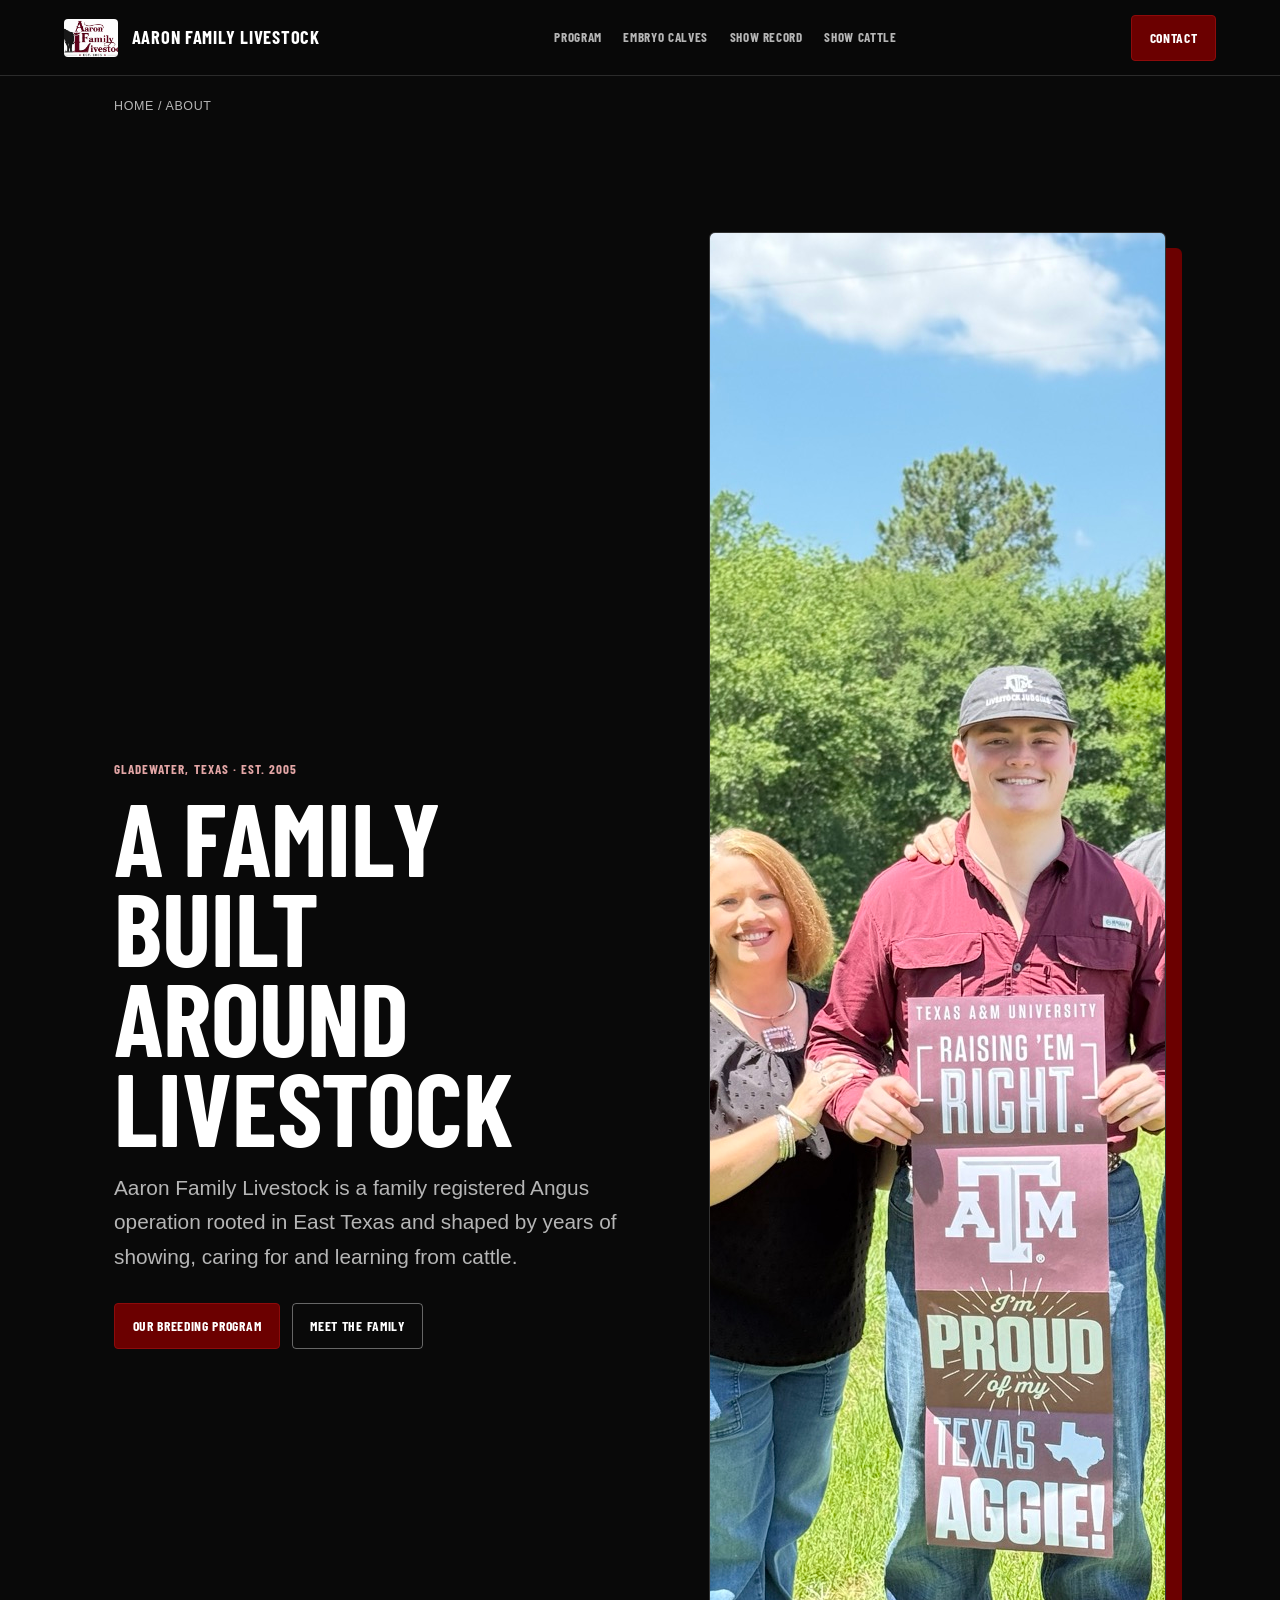
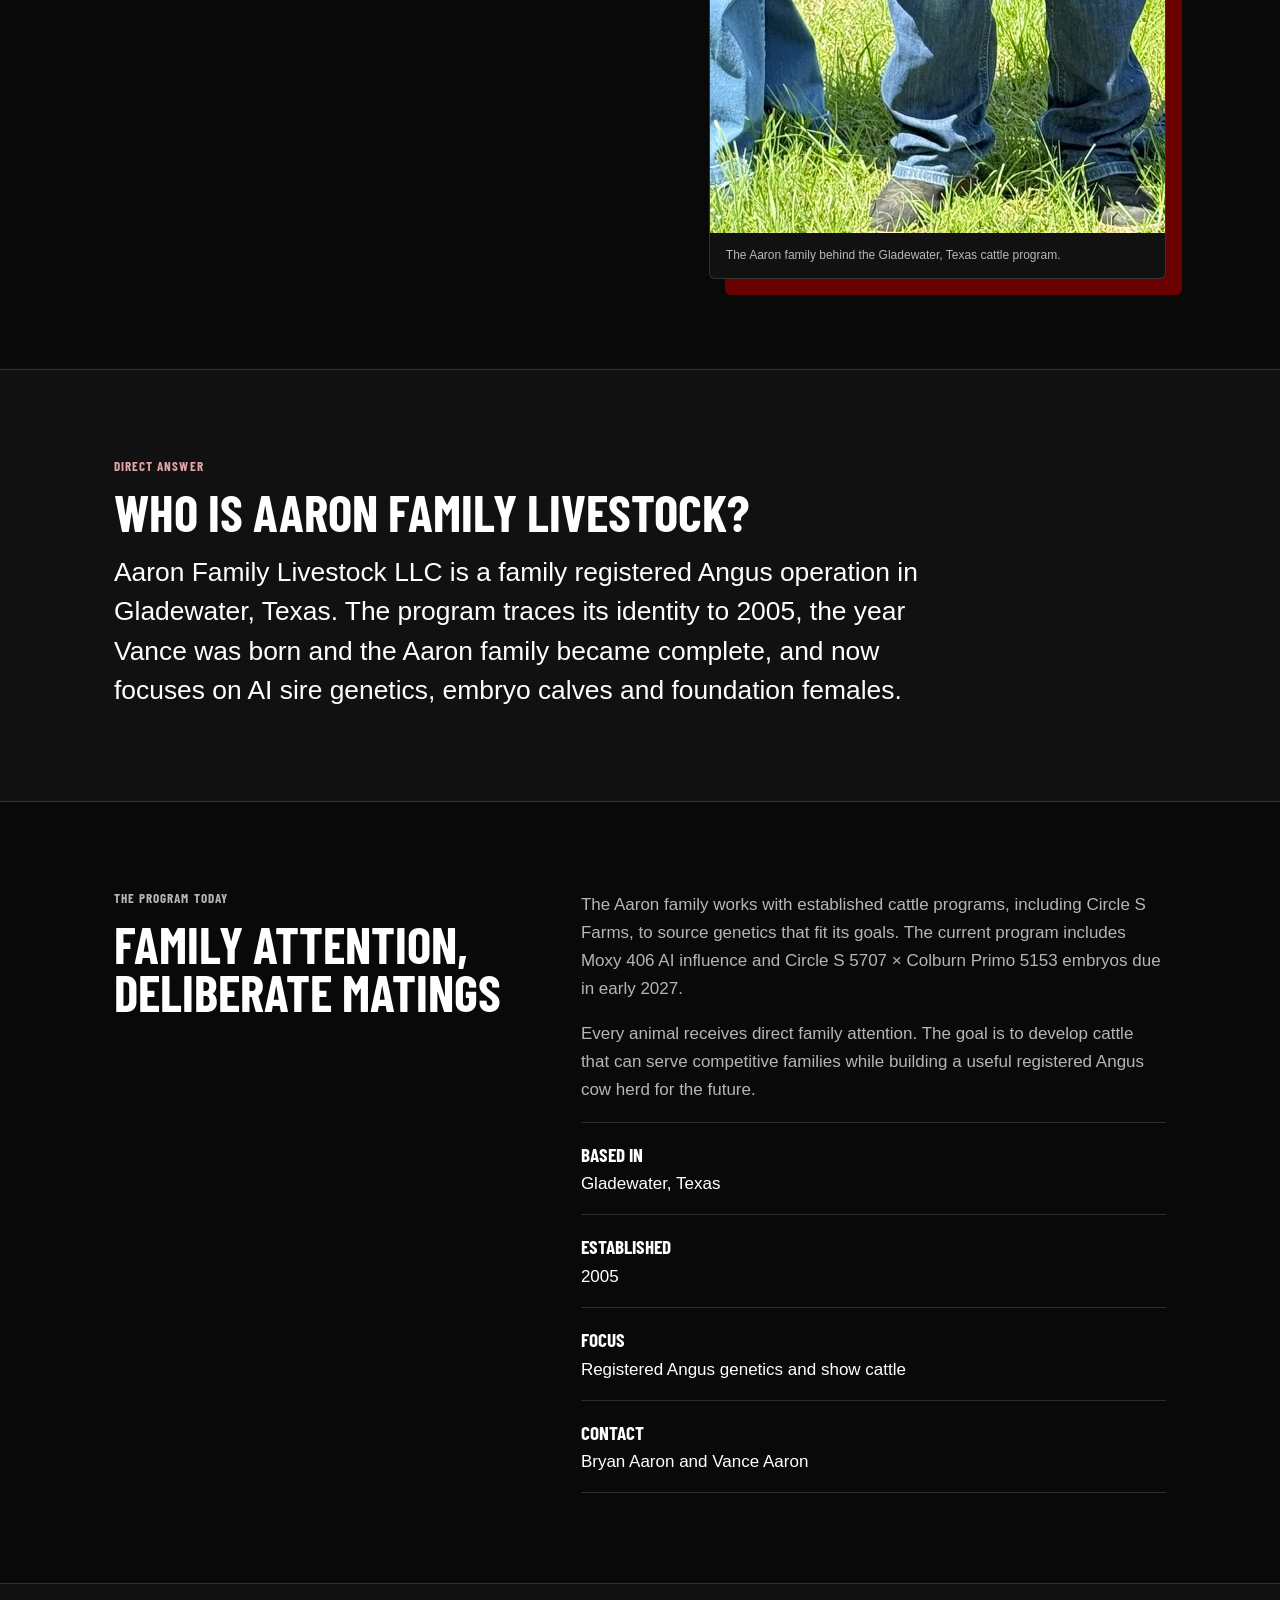
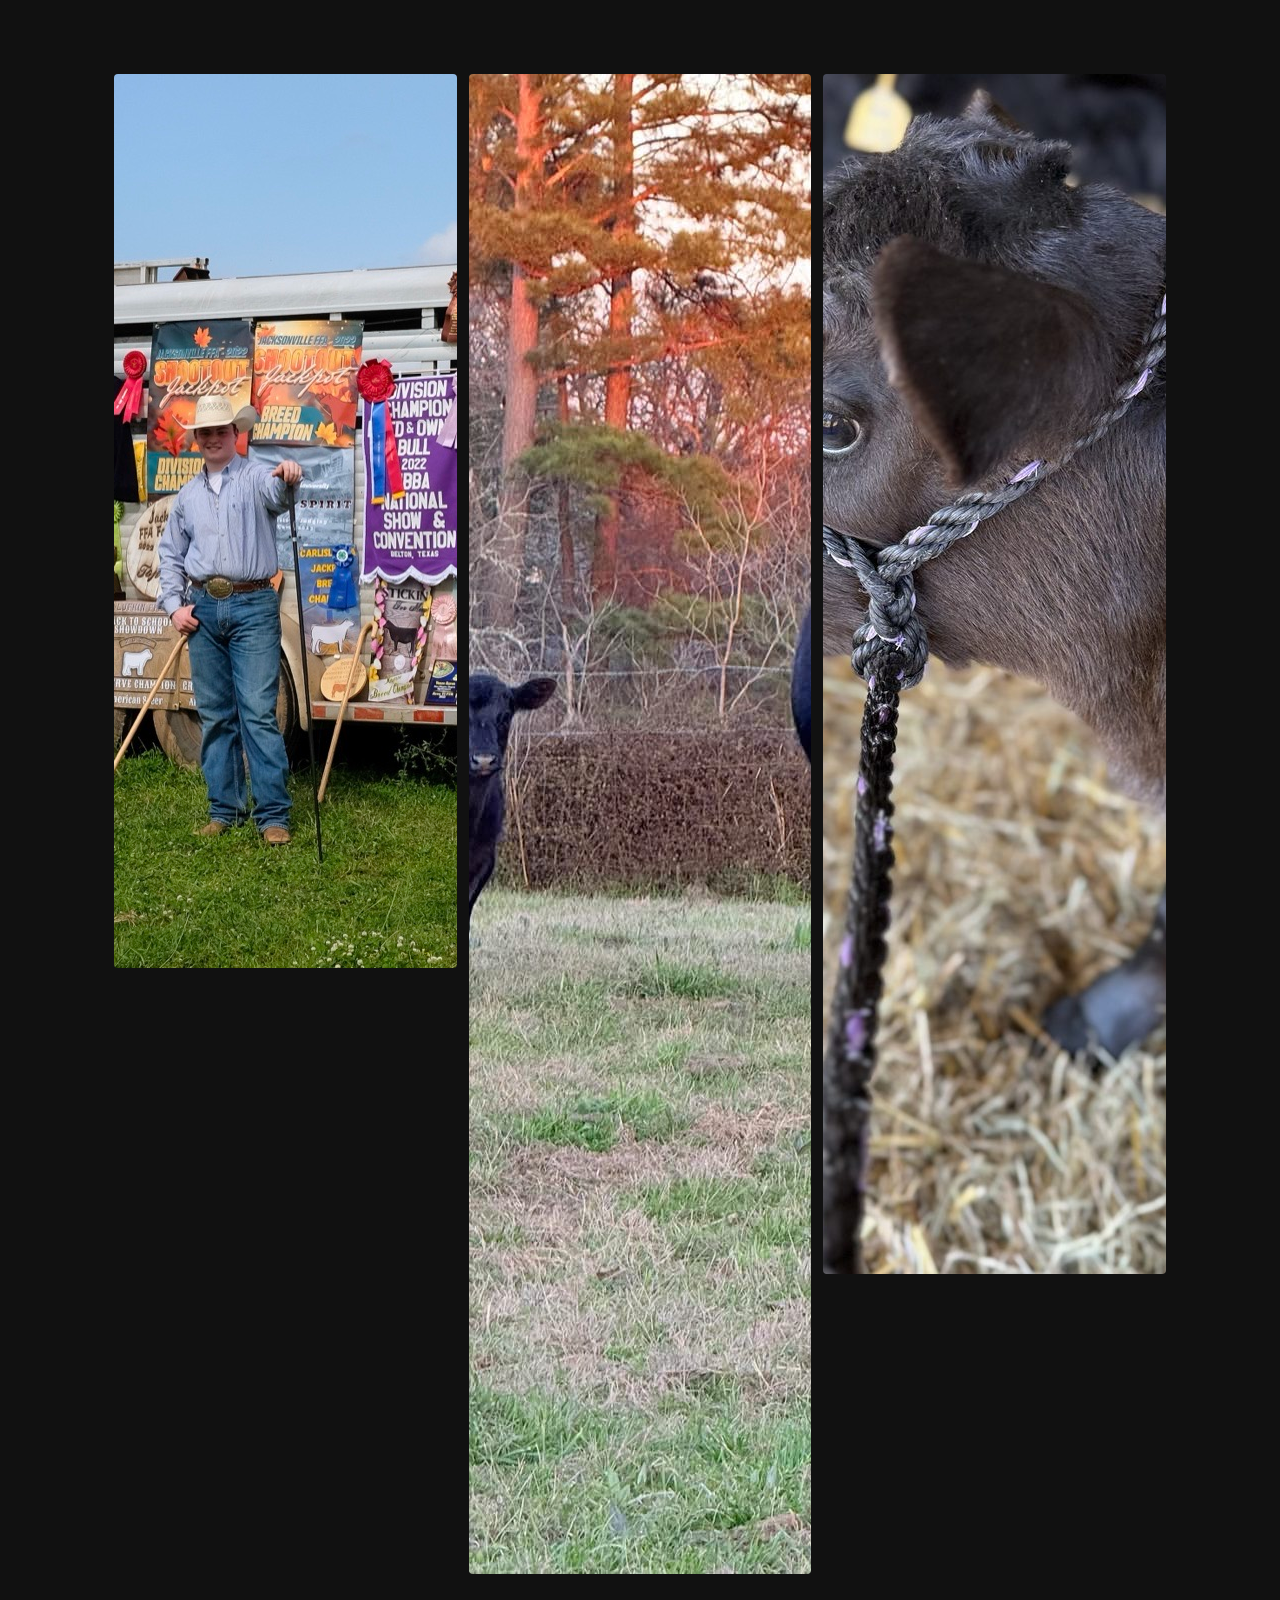
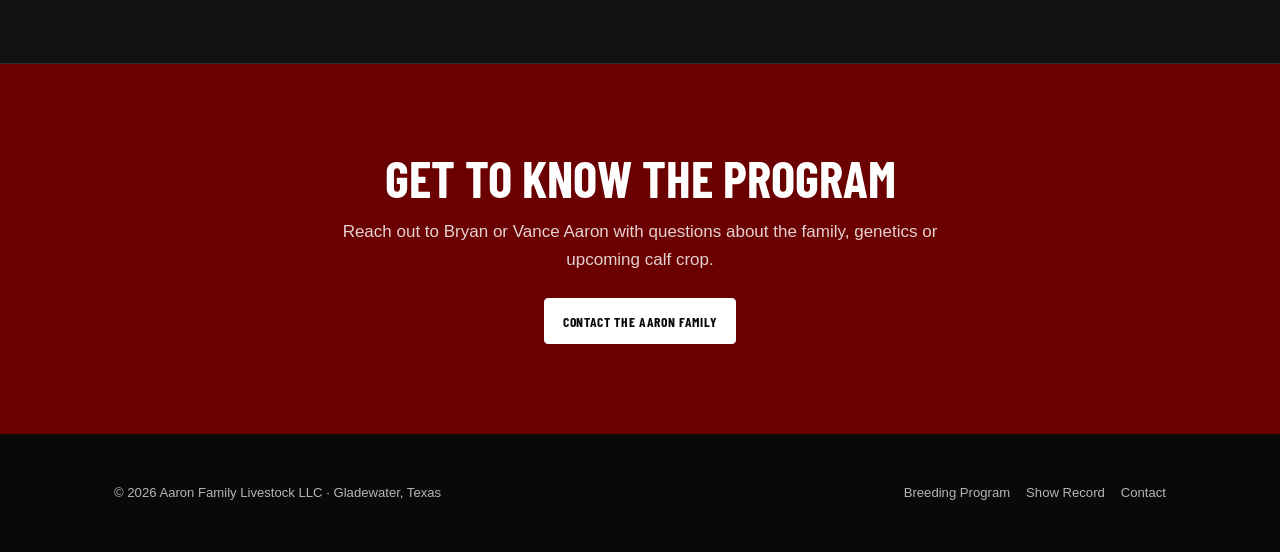
<file: about/index.html>
<!DOCTYPE html>
<html lang="en">
<head>
  <meta charset="UTF-8">
  <meta name="viewport" content="width=device-width, initial-scale=1">
  <title>About Aaron Family Livestock | Gladewater, Texas</title>
  <meta name="description" content="Meet the Aaron family and learn how their East Texas livestock experience became a registered Angus cattle program established in 2005.">
  <meta name="robots" content="index, follow, max-image-preview:large">
  <link rel="canonical" href="https://aaronfamilylivestock.com/about/">
  <link rel="icon" href="/favicon.png" type="image/png">
  <meta property="og:type" content="profile"><meta property="og:title" content="About Aaron Family Livestock"><meta property="og:description" content="A family registered Angus operation rooted in Gladewater, Texas."><meta property="og:url" content="https://aaronfamilylivestock.com/about/"><meta property="og:image" content="https://aaronfamilylivestock.com/about-family.jpg">
  <link rel="preconnect" href="https://fonts.googleapis.com"><link rel="preconnect" href="https://fonts.gstatic.com" crossorigin><link href="https://fonts.googleapis.com/css2?family=Barlow+Condensed:wght@400;700&display=swap" rel="stylesheet"><link rel="stylesheet" href="/content.css">
  <script type="application/ld+json">
  {"@context":"https://schema.org","@graph":[{"@type":"AboutPage","@id":"https://aaronfamilylivestock.com/about/#webpage","url":"https://aaronfamilylivestock.com/about/","name":"About Aaron Family Livestock","description":"The family history and purpose behind Aaron Family Livestock in Gladewater, Texas.","isPartOf":{"@id":"https://aaronfamilylivestock.com/#website"},"about":{"@id":"https://aaronfamilylivestock.com/#business"},"breadcrumb":{"@id":"https://aaronfamilylivestock.com/about/#breadcrumb"},"inLanguage":"en-US"},{"@type":"BreadcrumbList","@id":"https://aaronfamilylivestock.com/about/#breadcrumb","itemListElement":[{"@type":"ListItem","position":1,"name":"Home","item":"https://aaronfamilylivestock.com/"},{"@type":"ListItem","position":2,"name":"About","item":"https://aaronfamilylivestock.com/about/"}]}]}
  </script>
</head>
<body>
  <a class="skip-link" href="#main">Skip to content</a>
  <nav class="site-nav" aria-label="Primary navigation"><a class="brand" href="/"><img src="/hero-logo-static.jpg" alt="" width="54" height="38"><span>Aaron Family Livestock</span></a><ul class="nav-links"><li><a href="/angus-genetics/">Program</a></li><li><a href="/embryo-calves/">Embryo Calves</a></li><li><a href="/show-record/">Show Record</a></li><li><a href="/show-cattle/">Show Cattle</a></li></ul><a class="nav-cta" href="/contact/">Contact</a></nav>
  <main id="main">
    <div class="breadcrumb"><a href="/">Home</a> / About</div>
    <header class="page-hero"><div><p class="eyebrow">Gladewater, Texas · EST. 2005</p><h1>A Family Built Around Livestock</h1><p class="lead">Aaron Family Livestock is a family registered Angus operation rooted in East Texas and shaped by years of showing, caring for and learning from cattle.</p><div class="button-row"><a class="button" href="/angus-genetics/">Our Breeding Program</a><a class="button secondary" href="/contact/">Meet the Family</a></div></div><figure class="hero-media"><img src="/about-family.jpg" alt="The Aaron family of Aaron Family Livestock in Gladewater, Texas" width="1200" height="1600"><figcaption>The Aaron family behind the Gladewater, Texas cattle program.</figcaption></figure></header>
    <section class="answer-band"><div class="answer-inner"><p class="eyebrow">Direct Answer</p><h2>Who Is Aaron Family Livestock?</h2><p class="answer-copy">Aaron Family Livestock LLC is a family registered Angus operation in Gladewater, Texas. The program traces its identity to 2005, the year Vance was born and the Aaron family became complete, and now focuses on AI sire genetics, embryo calves and foundation females.</p></div></section>
    <section><div class="section-inner detail-grid"><div><p class="eyebrow">The Program Today</p><h2>Family Attention, Deliberate Matings</h2></div><div><p>The Aaron family works with established cattle programs, including Circle S Farms, to source genetics that fit its goals. The current program includes Moxy 406 AI influence and Circle S 5707 × Colburn Primo 5153 embryos due in early 2027.</p><p>Every animal receives direct family attention. The goal is to develop cattle that can serve competitive families while building a useful registered Angus cow herd for the future.</p><ul class="proof-list"><li><strong>Based In</strong>Gladewater, Texas</li><li><strong>Established</strong>2005</li><li><strong>Focus</strong>Registered Angus genetics and show cattle</li><li><strong>Contact</strong>Bryan Aaron and Vance Aaron</li></ul></div></div></section>
    <section class="answer-band"><div class="section-inner"><div class="photo-strip"><img src="/vance-awards-2024.jpg" alt="Vance Aaron with livestock show awards" width="2400" height="894" loading="lazy"><img src="/ranch/cow-calf-sunset.jpg" alt="Cow and calf at the Aaron family ranch" width="1500" height="1500" loading="lazy"><img src="/ranch/first-calf.jpg" alt="A calf raised by the Aaron family" width="1200" height="1200" loading="lazy"></div></div></section>
  </main>
  <section class="cta-band"><h2>Get to Know the Program</h2><p>Reach out to Bryan or Vance Aaron with questions about the family, genetics or upcoming calf crop.</p><div class="button-row"><a class="button" href="/contact/">Contact the Aaron Family</a></div></section>
  <footer class="site-footer"><span>© 2026 Aaron Family Livestock LLC · Gladewater, Texas</span><div class="footer-links"><a href="/angus-genetics/">Breeding Program</a><a href="/show-record/">Show Record</a><a href="/contact/">Contact</a></div></footer>
</body>
</html>
</file>
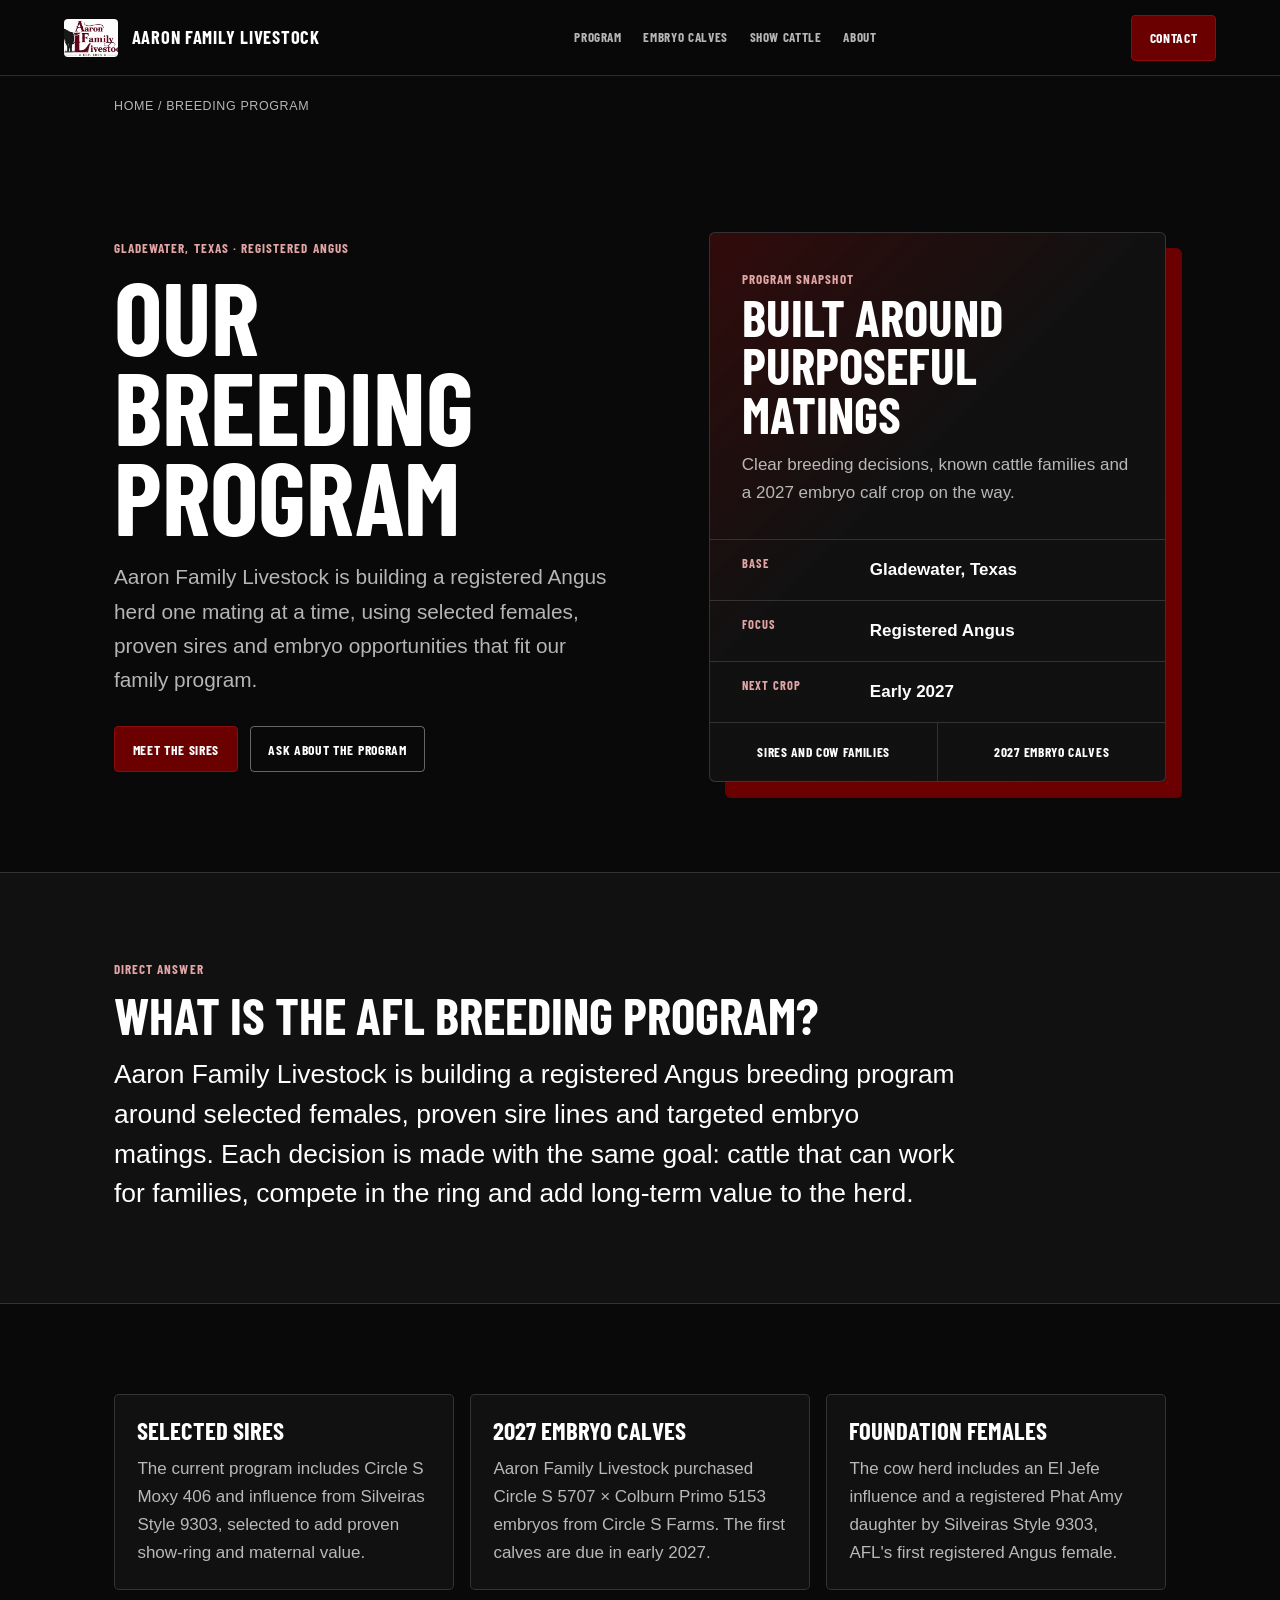
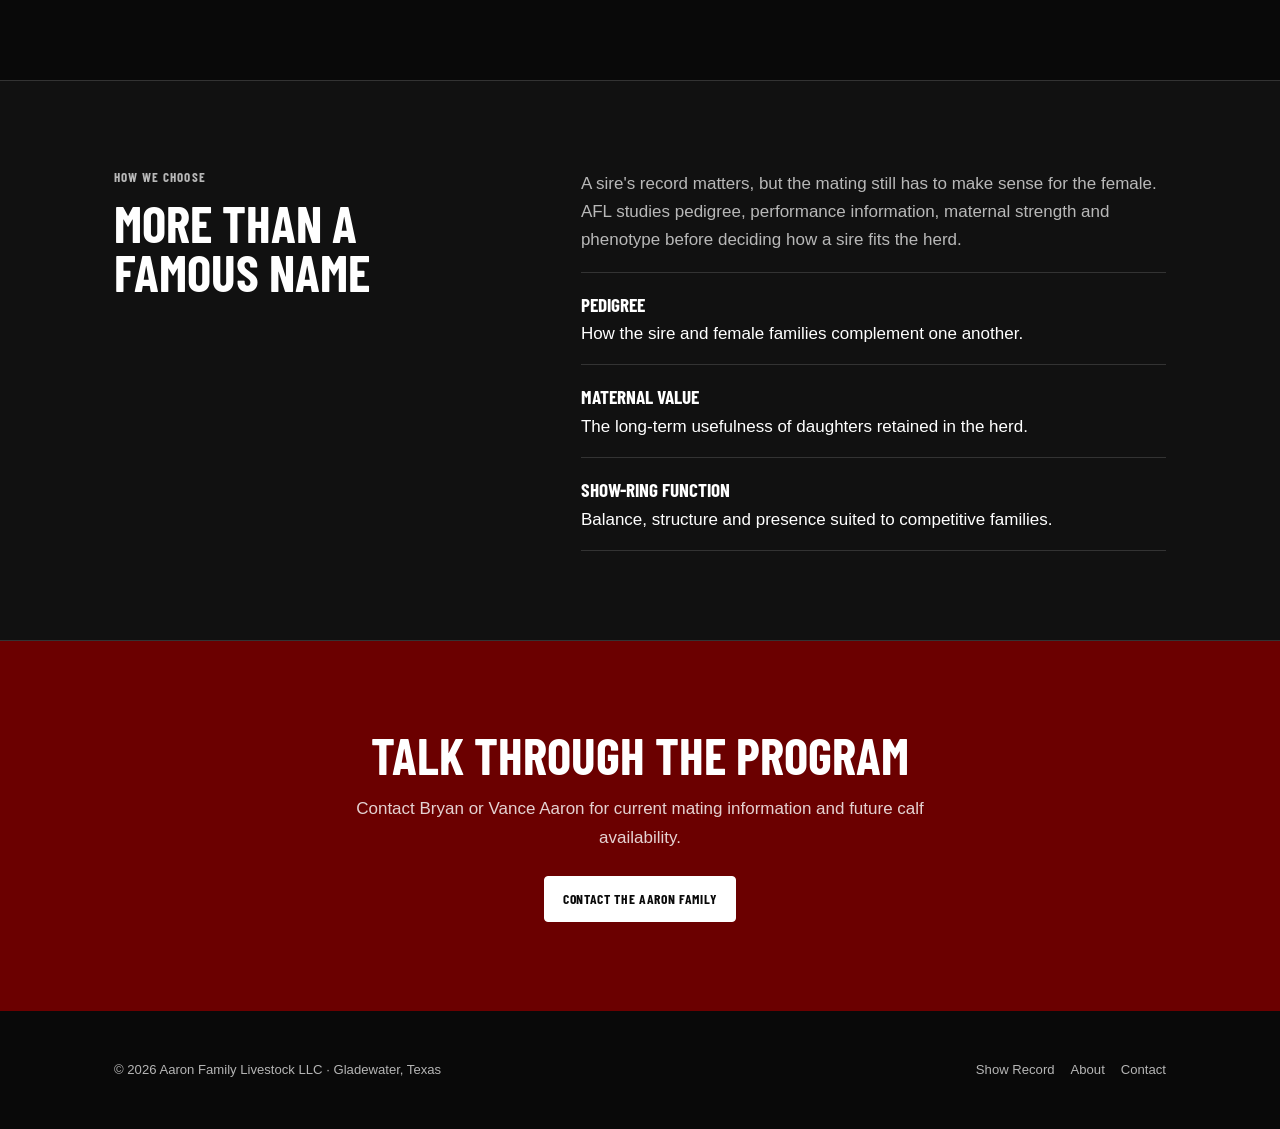
<file: angus-genetics/index.html>
<!DOCTYPE html>
<html lang="en">
<head>
  <meta charset="UTF-8">
  <meta name="viewport" content="width=device-width, initial-scale=1">
  <title>Our Breeding Program | Aaron Family Livestock</title>
  <meta name="description" content="Learn how Aaron Family Livestock is building its registered Angus breeding program with AI sires, embryo matings and foundation females in Gladewater, Texas.">
  <meta name="robots" content="index, follow, max-image-preview:large">
  <link rel="canonical" href="https://aaronfamilylivestock.com/angus-genetics/">
  <link rel="icon" href="/favicon.png" type="image/png">
  <meta property="og:type" content="article">
  <meta property="og:title" content="Our Breeding Program | Aaron Family Livestock">
  <meta property="og:description" content="How Aaron Family Livestock is building its registered Angus herd through selected sires, embryo matings and foundation females.">
  <meta property="og:url" content="https://aaronfamilylivestock.com/angus-genetics/">
  <meta property="og:image" content="https://aaronfamilylivestock.com/sires/moxy-406.jpg">
  <link rel="preconnect" href="https://fonts.googleapis.com">
  <link rel="preconnect" href="https://fonts.gstatic.com" crossorigin>
  <link href="https://fonts.googleapis.com/css2?family=Barlow+Condensed:wght@400;700&display=swap" rel="stylesheet">
  <link rel="stylesheet" href="/content.css">
  <script type="application/ld+json">
  {"@context":"https://schema.org","@graph":[{"@type":"WebPage","@id":"https://aaronfamilylivestock.com/angus-genetics/#webpage","url":"https://aaronfamilylivestock.com/angus-genetics/","name":"Our Breeding Program","description":"How Aaron Family Livestock is building its registered Angus breeding program through selected sires, embryo matings and foundation females.","isPartOf":{"@id":"https://aaronfamilylivestock.com/#website"},"about":{"@id":"https://aaronfamilylivestock.com/#business"},"breadcrumb":{"@id":"https://aaronfamilylivestock.com/angus-genetics/#breadcrumb"},"inLanguage":"en-US"},{"@type":"BreadcrumbList","@id":"https://aaronfamilylivestock.com/angus-genetics/#breadcrumb","itemListElement":[{"@type":"ListItem","position":1,"name":"Home","item":"https://aaronfamilylivestock.com/"},{"@type":"ListItem","position":2,"name":"Breeding Program","item":"https://aaronfamilylivestock.com/angus-genetics/"}]}]}
  </script>
  <script type="application/ld+json">
  {"@context":"https://schema.org","@graph":[{"@type":"Article","@id":"https://aaronfamilylivestock.com/angus-genetics/#article","headline":"Our Breeding Program","description":"How Aaron Family Livestock selects AI sires, embryo matings and foundation females for its Gladewater, Texas registered Angus program.","image":"https://aaronfamilylivestock.com/sires/moxy-406.jpg","datePublished":"2026-06-12","dateModified":"2026-06-18","author":{"@type":"Organization","name":"Aaron Family Livestock LLC","url":"https://aaronfamilylivestock.com/"},"publisher":{"@id":"https://aaronfamilylivestock.com/#business"},"mainEntityOfPage":{"@id":"https://aaronfamilylivestock.com/angus-genetics/#webpage"}},{"@type":"FAQPage","@id":"https://aaronfamilylivestock.com/angus-genetics/#faq","mainEntity":[{"@type":"Question","name":"What is the Aaron Family Livestock breeding program?","acceptedAnswer":{"@type":"Answer","text":"Aaron Family Livestock is building a registered Angus breeding program around selected females, proven sire lines and targeted embryo matings. Each mating is chosen for pedigree, maternal quality, structural balance and show-cattle potential."}},{"@type":"Question","name":"How does AFL choose a mating?","acceptedAnswer":{"@type":"Answer","text":"AFL studies pedigree, performance information, maternal strength and phenotype before deciding how a sire fits the program. The goal is to match the sire and female in a way that supports useful daughters and competitive show cattle."}},{"@type":"Question","name":"Which bloodlines are part of the current AFL program?","acceptedAnswer":{"@type":"Answer","text":"The current program includes Circle S Moxy 406, Colburn Primo 5153, Silveiras Style 9303 influence, El Jefe influence, Circle S 5707 and a registered Phat Amy daughter by Silveiras Style 9303."}}]}]}
  </script>
</head>
<body>
  <a class="skip-link" href="#main">Skip to content</a>
  <nav class="site-nav" aria-label="Primary navigation">
    <a class="brand" href="/"><img src="/hero-logo-static.jpg" alt="" width="54" height="38"><span>Aaron Family Livestock</span></a>
    <ul class="nav-links"><li><a href="/angus-genetics/">Program</a></li><li><a href="/embryo-calves/">Embryo Calves</a></li><li><a href="/show-cattle/">Show Cattle</a></li><li><a href="/about/">About</a></li></ul>
    <a class="nav-cta" href="/contact/">Contact</a>
  </nav>
  <main id="main">
    <div class="breadcrumb"><a href="/">Home</a> / Breeding Program</div>
    <header class="page-hero">
      <div>
        <p class="eyebrow">Gladewater, Texas · Registered Angus</p>
        <h1>Our Breeding Program</h1>
        <p class="lead">Aaron Family Livestock is building a registered Angus herd one mating at a time, using selected females, proven sires and embryo opportunities that fit our family program.</p>
        <div class="button-row"><a class="button" href="/sires/">Meet the Sires</a><a class="button secondary" href="/contact/">Ask About the Program</a></div>
      </div>
      <aside class="program-overview" aria-label="Aaron Family Livestock breeding program snapshot">
        <div class="program-overview-header">
          <span class="eyebrow">Program Snapshot</span>
          <h2>Built Around Purposeful Matings</h2>
          <p>Clear breeding decisions, known cattle families and a 2027 embryo calf crop on the way.</p>
        </div>
        <dl class="program-metrics">
          <div><dt>Base</dt><dd>Gladewater, Texas</dd></div>
          <div><dt>Focus</dt><dd>Registered Angus</dd></div>
          <div><dt>Next Crop</dt><dd>Early 2027</dd></div>
        </dl>
        <div class="program-links">
          <a href="/sires/">Sires and Cow Families</a>
          <a href="/embryo-calves/">2027 Embryo Calves</a>
        </div>
      </aside>
    </header>
    <section class="answer-band" aria-labelledby="genetics-answer"><div class="answer-inner"><p class="eyebrow">Direct Answer</p><h2 id="genetics-answer">What Is the AFL Breeding Program?</h2><p class="answer-copy">Aaron Family Livestock is building a registered Angus breeding program around selected females, proven sire lines and targeted embryo matings. Each decision is made with the same goal: cattle that can work for families, compete in the ring and add long-term value to the herd.</p></div></section>
    <section><div class="section-inner"><div class="content-grid">
      <article class="fact-card"><h3>Selected Sires</h3><p>The current program includes Circle S Moxy 406 and influence from Silveiras Style 9303, selected to add proven show-ring and maternal value.</p></article>
      <article class="fact-card"><h3>2027 Embryo Calves</h3><p>Aaron Family Livestock purchased Circle S 5707 × Colburn Primo 5153 embryos from Circle S Farms. The first calves are due in early 2027.</p></article>
      <article class="fact-card"><h3>Foundation Females</h3><p>The cow herd includes an El Jefe influence and a registered Phat Amy daughter by Silveiras Style 9303, AFL's first registered Angus female.</p></article>
    </div></div></section>
    <section class="answer-band"><div class="section-inner detail-grid"><div><p class="eyebrow">How We Choose</p><h2>More Than a Famous Name</h2></div><div><p>A sire's record matters, but the mating still has to make sense for the female. AFL studies pedigree, performance information, maternal strength and phenotype before deciding how a sire fits the herd.</p><ul class="proof-list"><li><strong>Pedigree</strong>How the sire and female families complement one another.</li><li><strong>Maternal Value</strong>The long-term usefulness of daughters retained in the herd.</li><li><strong>Show-Ring Function</strong>Balance, structure and presence suited to competitive families.</li></ul></div></div></section>
  </main>
  <section class="cta-band"><h2>Talk Through the Program</h2><p>Contact Bryan or Vance Aaron for current mating information and future calf availability.</p><div class="button-row"><a class="button" href="/contact/">Contact the Aaron Family</a></div></section>
  <footer class="site-footer"><span>© 2026 Aaron Family Livestock LLC · Gladewater, Texas</span><div class="footer-links"><a href="/show-record/">Show Record</a><a href="/about/">About</a><a href="/contact/">Contact</a></div></footer>
</body>
</html>
</file>
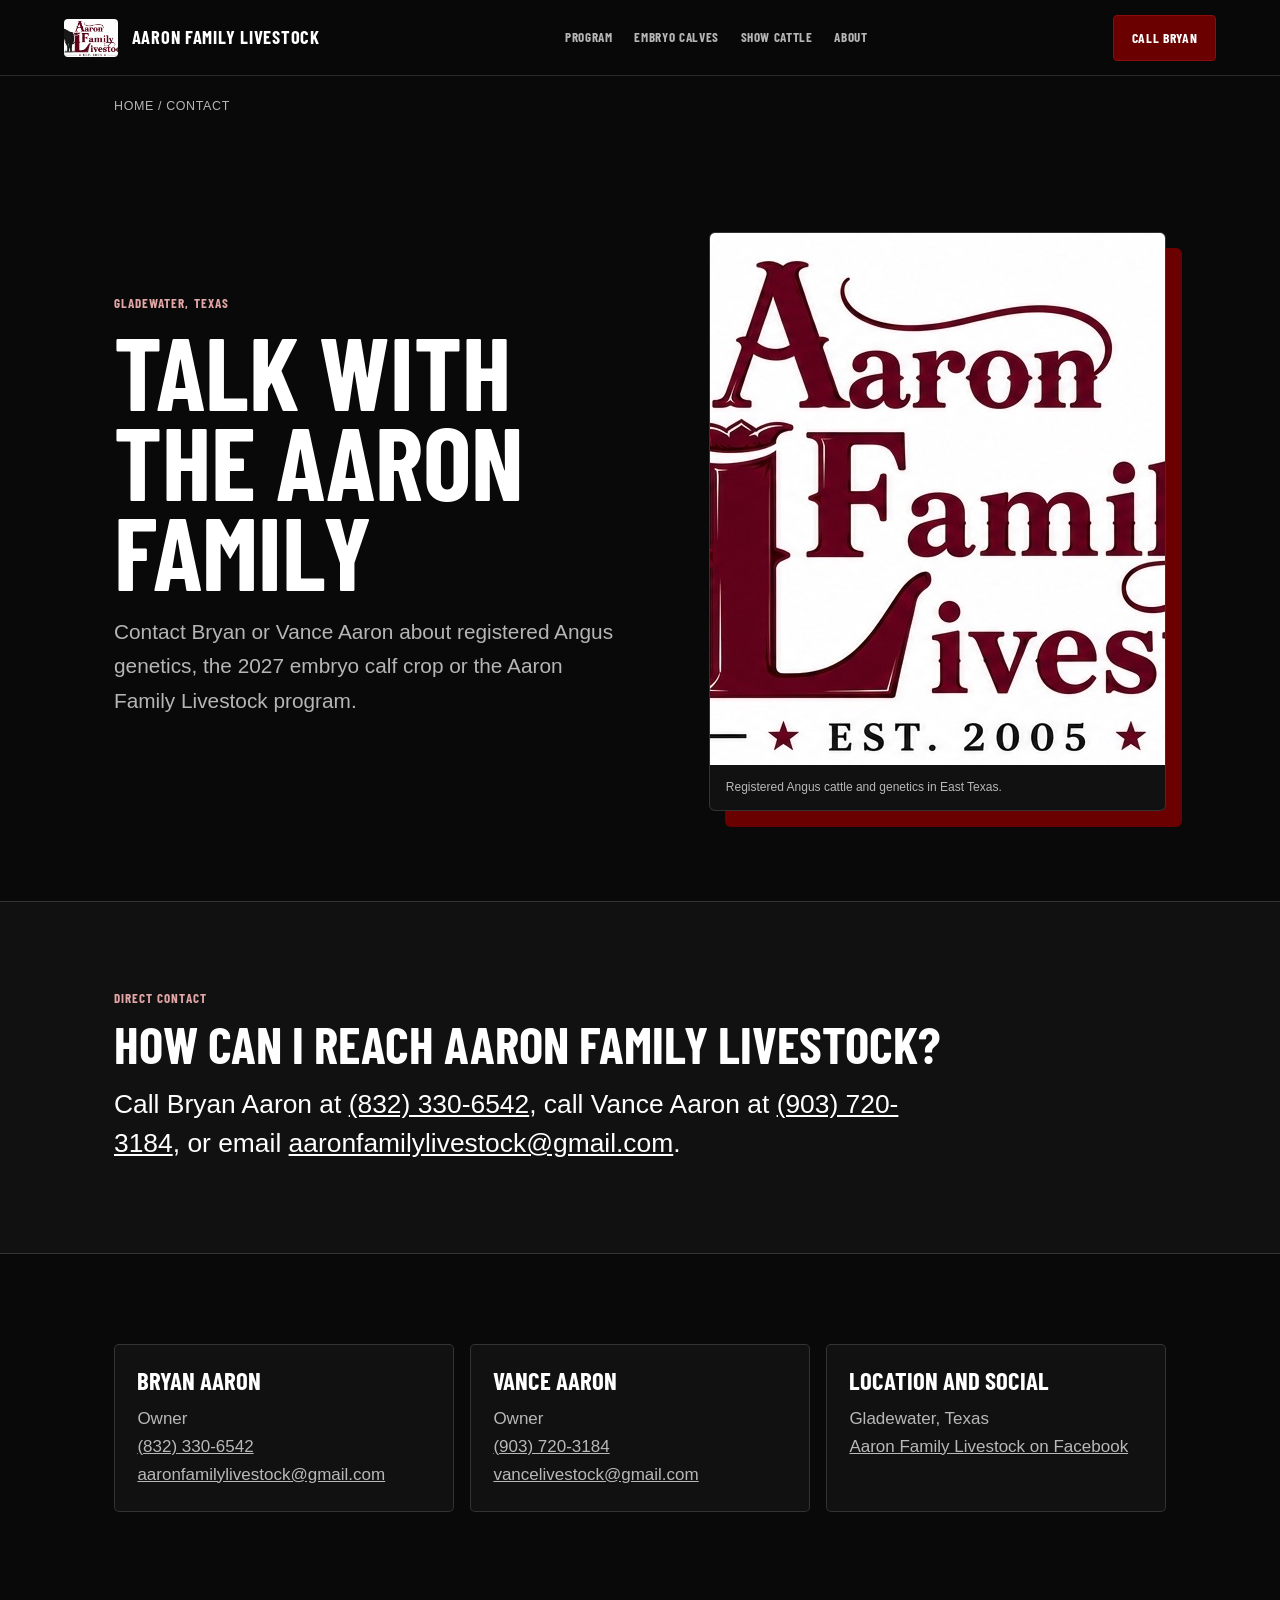
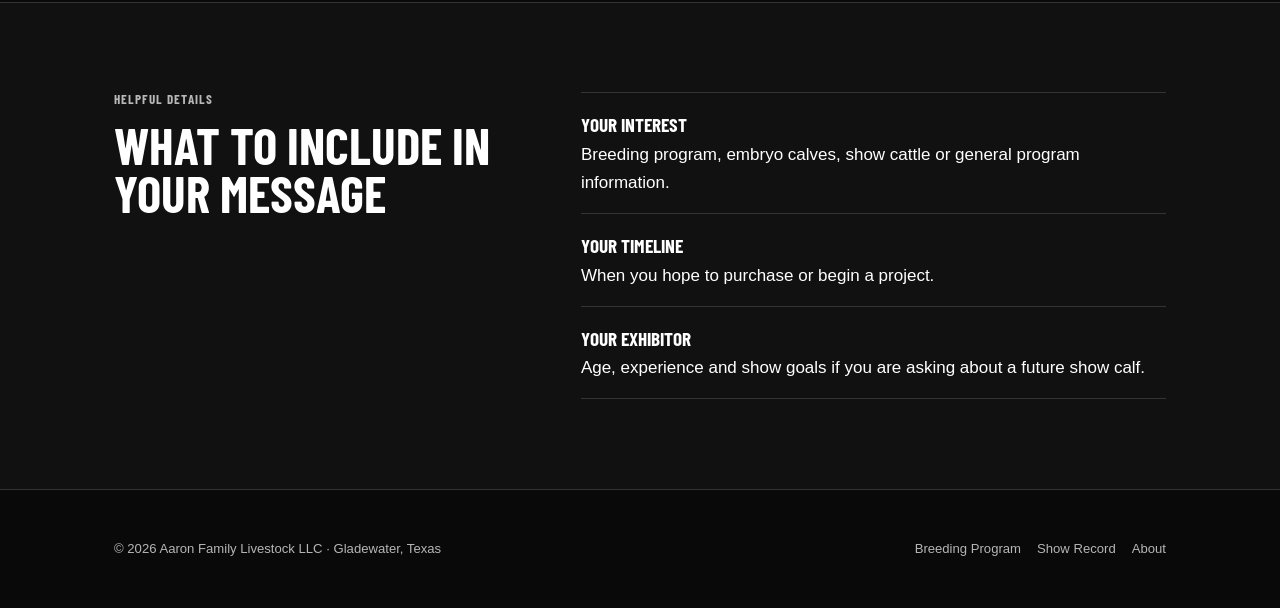
<file: contact/index.html>
<!DOCTYPE html>
<html lang="en">
<head>
  <meta charset="UTF-8">
  <meta name="viewport" content="width=device-width, initial-scale=1">
  <title>Contact Aaron Family Livestock | Gladewater, Texas</title>
  <meta name="description" content="Contact Bryan or Vance Aaron about registered Angus genetics, embryo calves and the Aaron Family Livestock program in Gladewater, Texas.">
  <meta name="robots" content="index, follow">
  <link rel="canonical" href="https://aaronfamilylivestock.com/contact/">
  <link rel="icon" href="/favicon.png" type="image/png">
  <meta property="og:type" content="website"><meta property="og:title" content="Contact Aaron Family Livestock"><meta property="og:description" content="Ask about registered Angus genetics and future calves in Gladewater, Texas."><meta property="og:url" content="https://aaronfamilylivestock.com/contact/"><meta property="og:image" content="https://aaronfamilylivestock.com/hero-logo-static.jpg">
  <link rel="preconnect" href="https://fonts.googleapis.com"><link rel="preconnect" href="https://fonts.gstatic.com" crossorigin><link href="https://fonts.googleapis.com/css2?family=Barlow+Condensed:wght@400;700&display=swap" rel="stylesheet"><link rel="stylesheet" href="/content.css">
  <script type="application/ld+json">
  {"@context":"https://schema.org","@graph":[{"@type":"ContactPage","@id":"https://aaronfamilylivestock.com/contact/#webpage","url":"https://aaronfamilylivestock.com/contact/","name":"Contact Aaron Family Livestock","description":"Contact information for Aaron Family Livestock in Gladewater, Texas.","isPartOf":{"@id":"https://aaronfamilylivestock.com/#website"},"about":{"@id":"https://aaronfamilylivestock.com/#business"},"breadcrumb":{"@id":"https://aaronfamilylivestock.com/contact/#breadcrumb"},"inLanguage":"en-US"},{"@type":"BreadcrumbList","@id":"https://aaronfamilylivestock.com/contact/#breadcrumb","itemListElement":[{"@type":"ListItem","position":1,"name":"Home","item":"https://aaronfamilylivestock.com/"},{"@type":"ListItem","position":2,"name":"Contact","item":"https://aaronfamilylivestock.com/contact/"}]}]}
  </script>
</head>
<body>
  <a class="skip-link" href="#main">Skip to content</a>
  <nav class="site-nav" aria-label="Primary navigation"><a class="brand" href="/"><img src="/hero-logo-static.jpg" alt="" width="54" height="38"><span>Aaron Family Livestock</span></a><ul class="nav-links"><li><a href="/angus-genetics/">Program</a></li><li><a href="/embryo-calves/">Embryo Calves</a></li><li><a href="/show-cattle/">Show Cattle</a></li><li><a href="/about/">About</a></li></ul><a class="nav-cta" href="tel:+18323306542">Call Bryan</a></nav>
  <main id="main">
    <div class="breadcrumb"><a href="/">Home</a> / Contact</div>
    <header class="page-hero"><div><p class="eyebrow">Gladewater, Texas</p><h1>Talk With the Aaron Family</h1><p class="lead">Contact Bryan or Vance Aaron about registered Angus genetics, the 2027 embryo calf crop or the Aaron Family Livestock program.</p></div><figure class="hero-media"><img src="/hero-logo-static.jpg" alt="Aaron Family Livestock logo" width="1031" height="532"><figcaption>Registered Angus cattle and genetics in East Texas.</figcaption></figure></header>
    <section class="answer-band"><div class="answer-inner"><p class="eyebrow">Direct Contact</p><h2>How Can I Reach Aaron Family Livestock?</h2><p class="answer-copy">Call Bryan Aaron at <a href="tel:+18323306542">(832) 330-6542</a>, call Vance Aaron at <a href="tel:+19037203184">(903) 720-3184</a>, or email <a href="mailto:aaronfamilylivestock@gmail.com">aaronfamilylivestock@gmail.com</a>.</p></div></section>
    <section><div class="section-inner"><div class="content-grid"><article class="fact-card"><h3>Bryan Aaron</h3><p>Owner<br><a href="tel:+18323306542">(832) 330-6542</a><br><a href="mailto:aaronfamilylivestock@gmail.com">aaronfamilylivestock@gmail.com</a></p></article><article class="fact-card"><h3>Vance Aaron</h3><p>Owner<br><a href="tel:+19037203184">(903) 720-3184</a><br><a href="mailto:vancelivestock@gmail.com">vancelivestock@gmail.com</a></p></article><article class="fact-card"><h3>Location and Social</h3><p>Gladewater, Texas<br><a href="https://www.facebook.com/share/1B9XmtfvAG/?mibextid=wwXIfr" target="_blank" rel="noopener">Aaron Family Livestock on Facebook</a></p></article></div></div></section>
    <section class="answer-band"><div class="section-inner detail-grid"><div><p class="eyebrow">Helpful Details</p><h2>What to Include in Your Message</h2></div><div><ul class="proof-list"><li><strong>Your Interest</strong>Breeding program, embryo calves, show cattle or general program information.</li><li><strong>Your Timeline</strong>When you hope to purchase or begin a project.</li><li><strong>Your Exhibitor</strong>Age, experience and show goals if you are asking about a future show calf.</li></ul></div></div></section>
  </main>
  <footer class="site-footer"><span>© 2026 Aaron Family Livestock LLC · Gladewater, Texas</span><div class="footer-links"><a href="/angus-genetics/">Breeding Program</a><a href="/show-record/">Show Record</a><a href="/about/">About</a></div></footer>
</body>
</html>
</file>
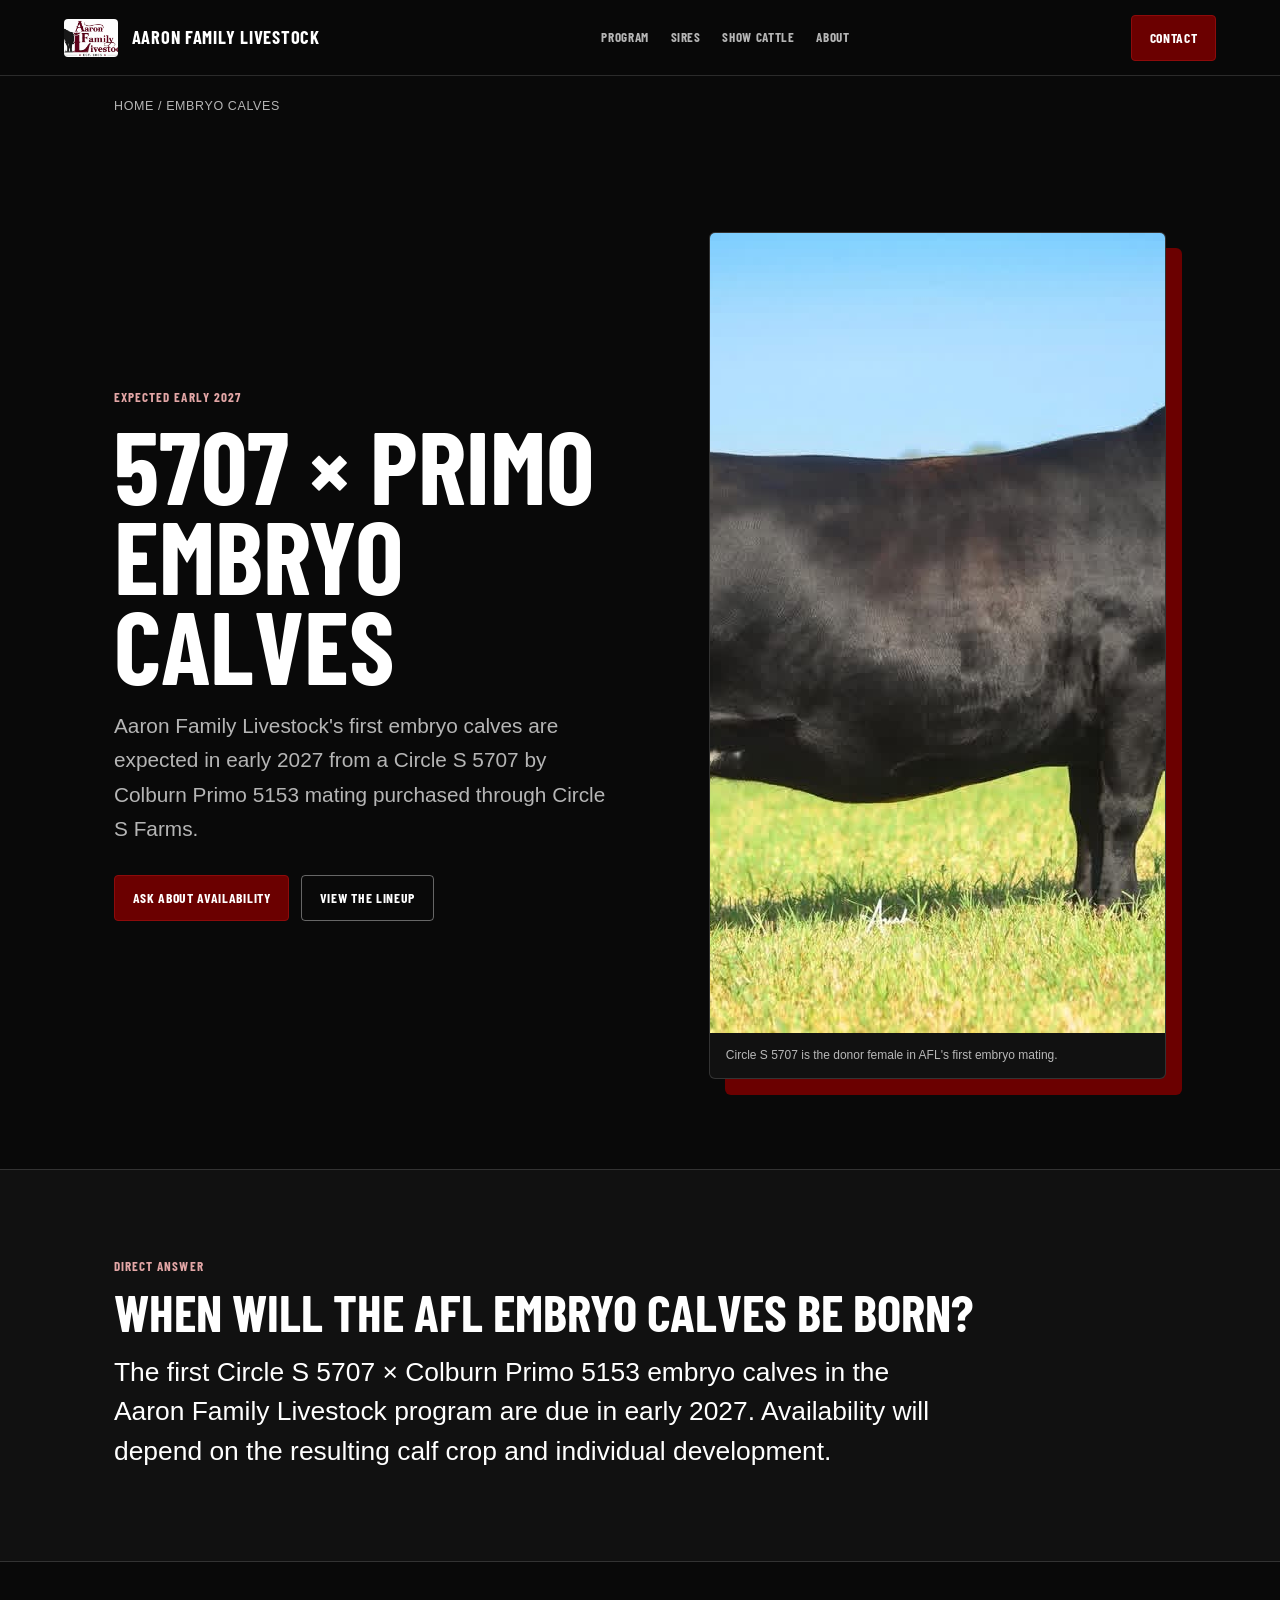
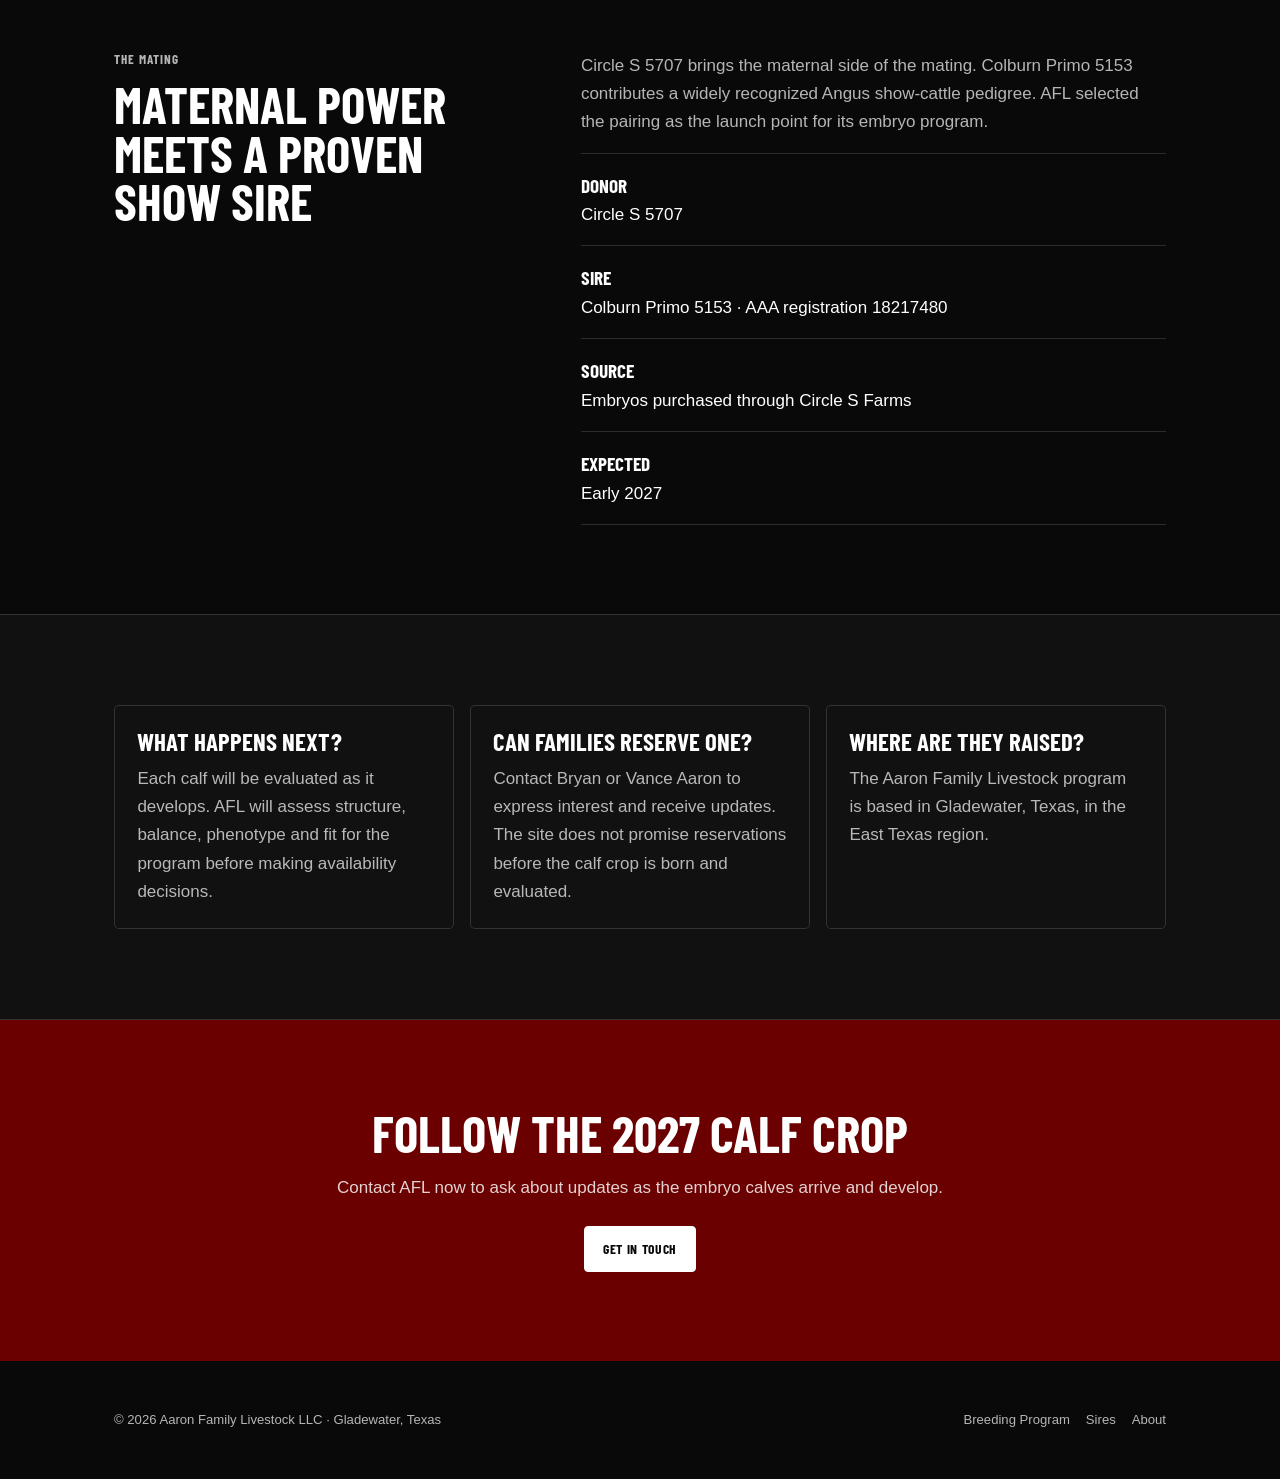
<file: embryo-calves/index.html>
<!DOCTYPE html>
<html lang="en">
<head>
  <meta charset="UTF-8">
  <meta name="viewport" content="width=device-width, initial-scale=1">
  <title>Angus Embryo Calves Due 2027 | Aaron Family Livestock</title>
  <meta name="description" content="Learn about Aaron Family Livestock's Circle S 5707 by Colburn Primo 5153 embryo calves expected in early 2027 in Gladewater, Texas.">
  <meta name="robots" content="index, follow, max-image-preview:large">
  <link rel="canonical" href="https://aaronfamilylivestock.com/embryo-calves/">
  <link rel="icon" href="/favicon.png" type="image/png">
  <meta property="og:type" content="article"><meta property="og:title" content="Angus Embryo Calves Due 2027"><meta property="og:description" content="Circle S 5707 by Colburn Primo 5153 embryo calves expected in early 2027."><meta property="og:url" content="https://aaronfamilylivestock.com/embryo-calves/"><meta property="og:image" content="https://aaronfamilylivestock.com/cows/circle-s-5707.jpg">
  <link rel="preconnect" href="https://fonts.googleapis.com"><link rel="preconnect" href="https://fonts.gstatic.com" crossorigin><link href="https://fonts.googleapis.com/css2?family=Barlow+Condensed:wght@400;700&display=swap" rel="stylesheet"><link rel="stylesheet" href="/content.css">
  <script type="application/ld+json">
  {"@context":"https://schema.org","@graph":[{"@type":"WebPage","@id":"https://aaronfamilylivestock.com/embryo-calves/#webpage","url":"https://aaronfamilylivestock.com/embryo-calves/","name":"Angus Embryo Calves Due 2027","description":"Information about the Circle S 5707 by Colburn Primo 5153 embryo calves expected by Aaron Family Livestock in early 2027.","isPartOf":{"@id":"https://aaronfamilylivestock.com/#website"},"about":{"@id":"https://aaronfamilylivestock.com/#business"},"breadcrumb":{"@id":"https://aaronfamilylivestock.com/embryo-calves/#breadcrumb"},"dateModified":"2026-06-11","inLanguage":"en-US"},{"@type":"BreadcrumbList","@id":"https://aaronfamilylivestock.com/embryo-calves/#breadcrumb","itemListElement":[{"@type":"ListItem","position":1,"name":"Home","item":"https://aaronfamilylivestock.com/"},{"@type":"ListItem","position":2,"name":"Embryo Calves","item":"https://aaronfamilylivestock.com/embryo-calves/"}]}]}
  </script>
  <script type="application/ld+json">
  {"@context":"https://schema.org","@graph":[{"@type":"Article","@id":"https://aaronfamilylivestock.com/embryo-calves/#article","headline":"Angus Embryo Calves Due 2027","description":"Details on Aaron Family Livestock's Circle S 5707 by Colburn Primo 5153 embryo calves expected in early 2027.","image":"https://aaronfamilylivestock.com/cows/circle-s-5707.jpg","datePublished":"2026-06-12","dateModified":"2026-06-18","author":{"@type":"Organization","name":"Aaron Family Livestock LLC","url":"https://aaronfamilylivestock.com/"},"publisher":{"@id":"https://aaronfamilylivestock.com/#business"},"mainEntityOfPage":{"@id":"https://aaronfamilylivestock.com/embryo-calves/#webpage"}},{"@type":"FAQPage","@id":"https://aaronfamilylivestock.com/embryo-calves/#faq","mainEntity":[{"@type":"Question","name":"When will the AFL embryo calves be born?","acceptedAnswer":{"@type":"Answer","text":"The first Circle S 5707 by Colburn Primo 5153 embryo calves in the Aaron Family Livestock program are due in early 2027. Availability will depend on the resulting calf crop and individual development."}},{"@type":"Question","name":"Can families reserve one of the 2027 embryo calves?","acceptedAnswer":{"@type":"Answer","text":"Families can contact Bryan or Vance Aaron to express interest and receive updates. Aaron Family Livestock does not promise reservations before the calf crop is born and evaluated."}},{"@type":"Question","name":"Where are the AFL embryo calves raised?","acceptedAnswer":{"@type":"Answer","text":"The Aaron Family Livestock program is based in Gladewater, Texas, in the East Texas region."}}]}]}
  </script>
</head>
<body>
  <a class="skip-link" href="#main">Skip to content</a>
  <nav class="site-nav" aria-label="Primary navigation"><a class="brand" href="/"><img src="/hero-logo-static.jpg" alt="" width="54" height="38"><span>Aaron Family Livestock</span></a><ul class="nav-links"><li><a href="/angus-genetics/">Program</a></li><li><a href="/sires/">Sires</a></li><li><a href="/show-cattle/">Show Cattle</a></li><li><a href="/about/">About</a></li></ul><a class="nav-cta" href="/contact/">Contact</a></nav>
  <main id="main">
    <div class="breadcrumb"><a href="/">Home</a> / Embryo Calves</div>
    <header class="page-hero"><div><p class="eyebrow">Expected Early 2027</p><h1>5707 × Primo Embryo Calves</h1><p class="lead">Aaron Family Livestock's first embryo calves are expected in early 2027 from a Circle S 5707 by Colburn Primo 5153 mating purchased through Circle S Farms.</p><div class="button-row"><a class="button" href="/contact/">Ask About Availability</a><a class="button secondary" href="/sires/">View the Lineup</a></div></div><figure class="hero-media"><img src="/cows/circle-s-5707.jpg" alt="Circle S 5707, donor female for Aaron Family Livestock embryo calves" width="1200" height="800"><figcaption>Circle S 5707 is the donor female in AFL's first embryo mating.</figcaption></figure></header>
    <section class="answer-band"><div class="answer-inner"><p class="eyebrow">Direct Answer</p><h2>When Will the AFL Embryo Calves Be Born?</h2><p class="answer-copy">The first Circle S 5707 × Colburn Primo 5153 embryo calves in the Aaron Family Livestock program are due in early 2027. Availability will depend on the resulting calf crop and individual development.</p></div></section>
    <section><div class="section-inner detail-grid"><div><p class="eyebrow">The Mating</p><h2>Maternal Power Meets a Proven Show Sire</h2></div><div><p>Circle S 5707 brings the maternal side of the mating. Colburn Primo 5153 contributes a widely recognized Angus show-cattle pedigree. AFL selected the pairing as the launch point for its embryo program.</p><ul class="proof-list"><li><strong>Donor</strong>Circle S 5707</li><li><strong>Sire</strong>Colburn Primo 5153 · AAA registration 18217480</li><li><strong>Source</strong>Embryos purchased through Circle S Farms</li><li><strong>Expected</strong>Early 2027</li></ul></div></div></section>
    <section class="answer-band"><div class="section-inner"><div class="content-grid"><article class="fact-card"><h3>What Happens Next?</h3><p>Each calf will be evaluated as it develops. AFL will assess structure, balance, phenotype and fit for the program before making availability decisions.</p></article><article class="fact-card"><h3>Can Families Reserve One?</h3><p>Contact Bryan or Vance Aaron to express interest and receive updates. The site does not promise reservations before the calf crop is born and evaluated.</p></article><article class="fact-card"><h3>Where Are They Raised?</h3><p>The Aaron Family Livestock program is based in Gladewater, Texas, in the East Texas region.</p></article></div></div></section>
  </main>
  <section class="cta-band"><h2>Follow the 2027 Calf Crop</h2><p>Contact AFL now to ask about updates as the embryo calves arrive and develop.</p><div class="button-row"><a class="button" href="/contact/">Get in Touch</a></div></section>
  <footer class="site-footer"><span>© 2026 Aaron Family Livestock LLC · Gladewater, Texas</span><div class="footer-links"><a href="/angus-genetics/">Breeding Program</a><a href="/sires/">Sires</a><a href="/about/">About</a></div></footer>
</body>
</html>
</file>
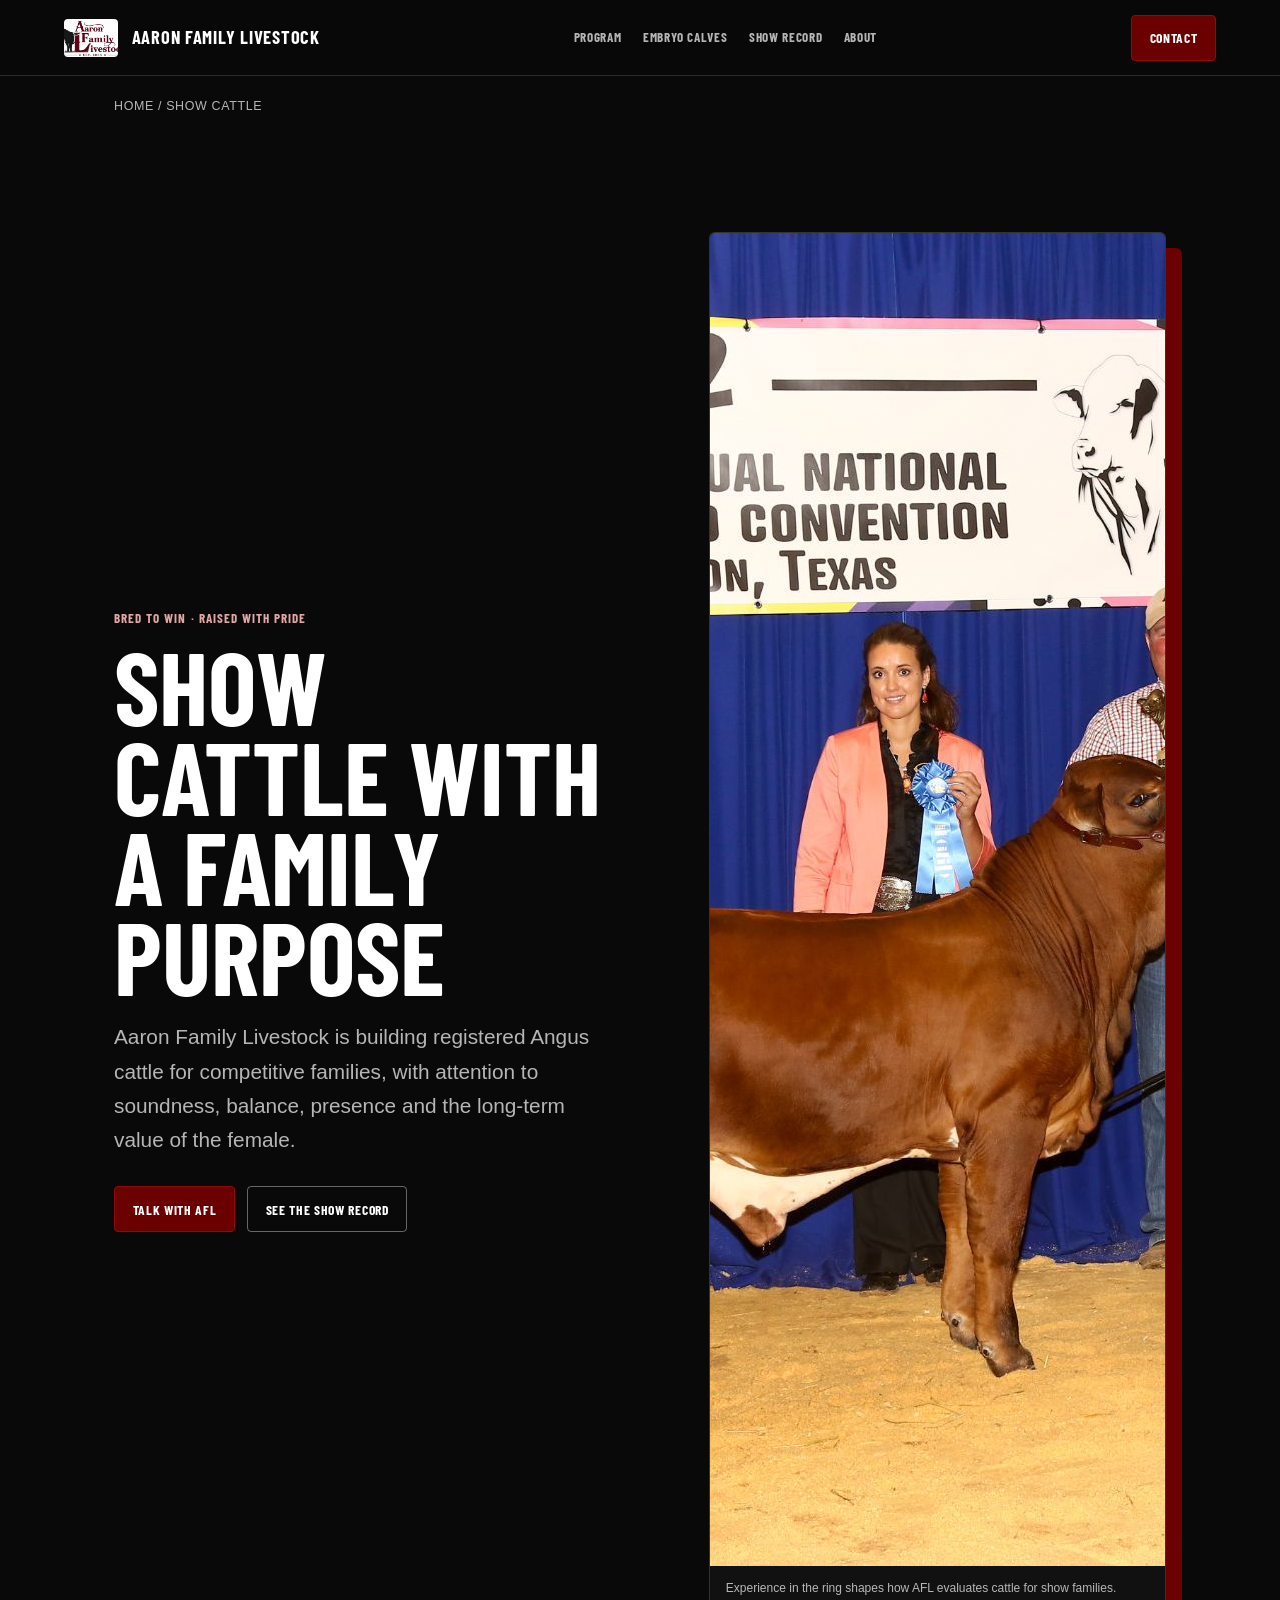
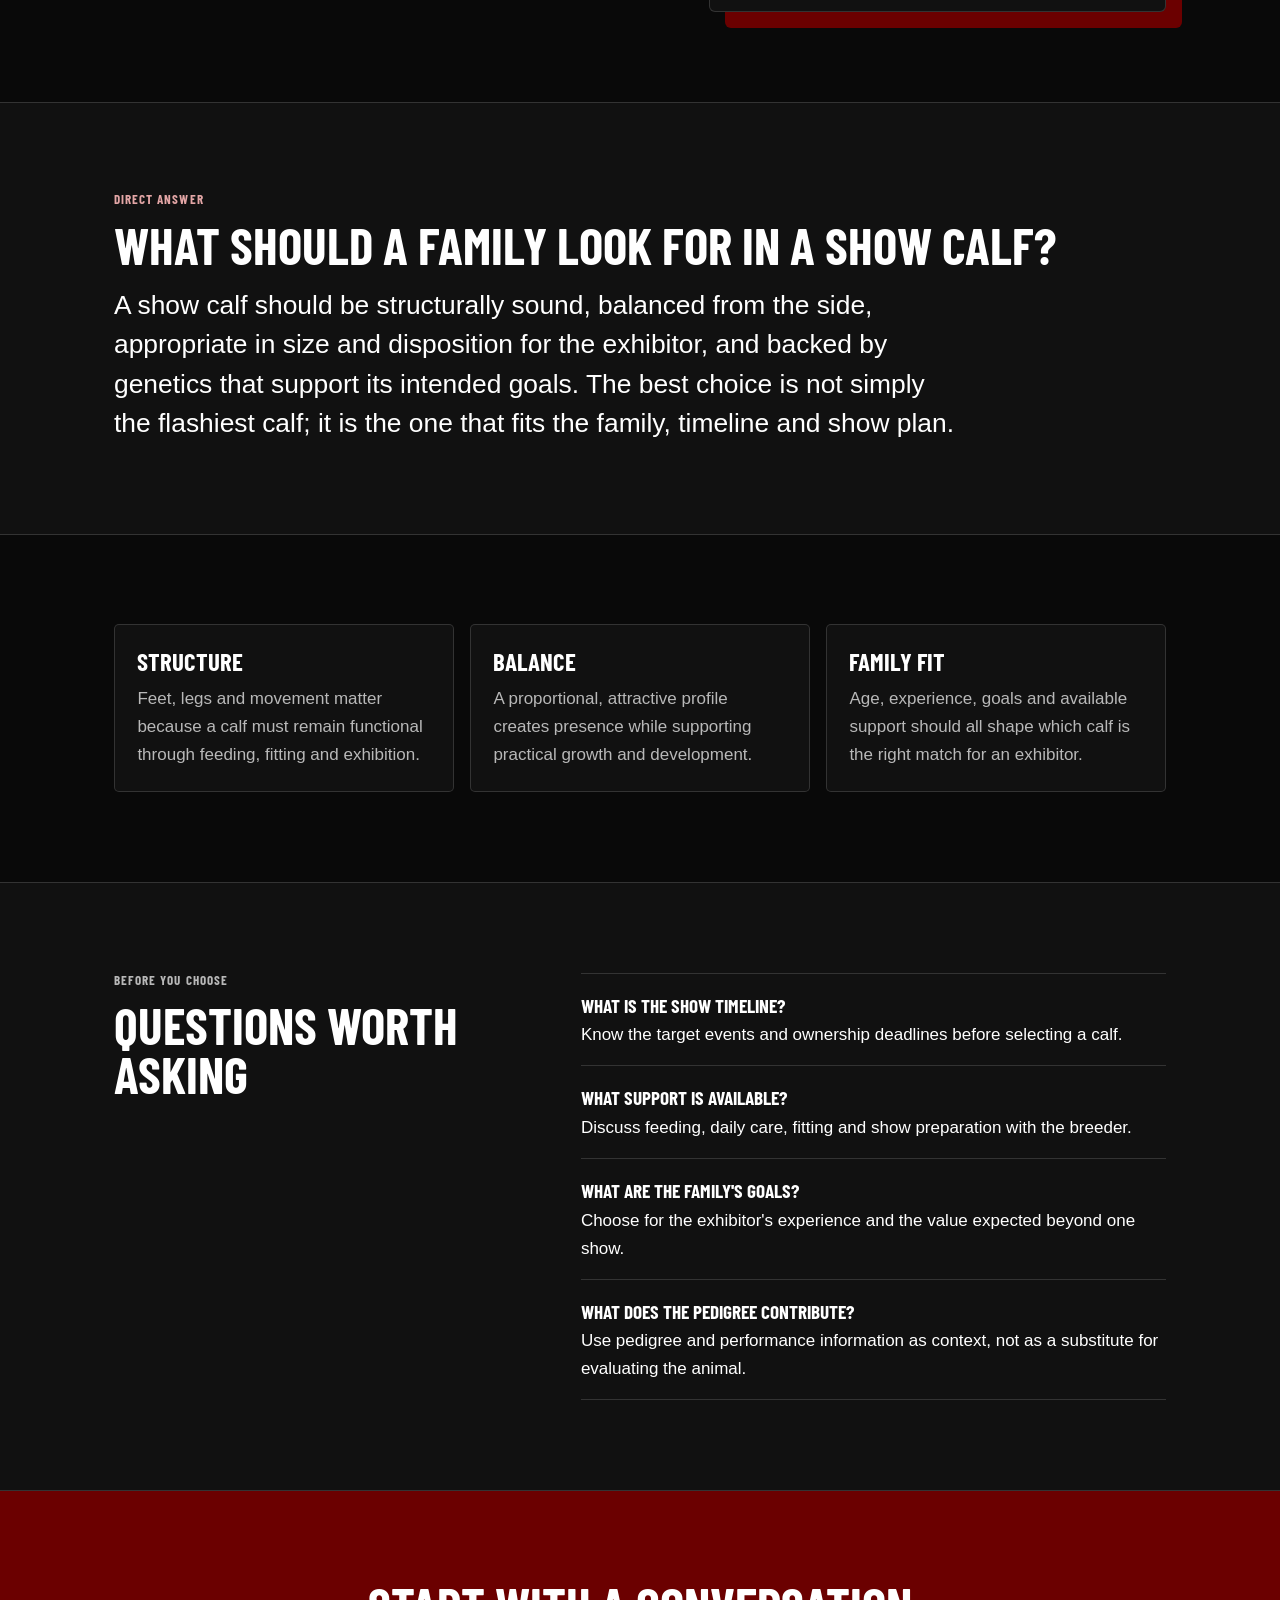
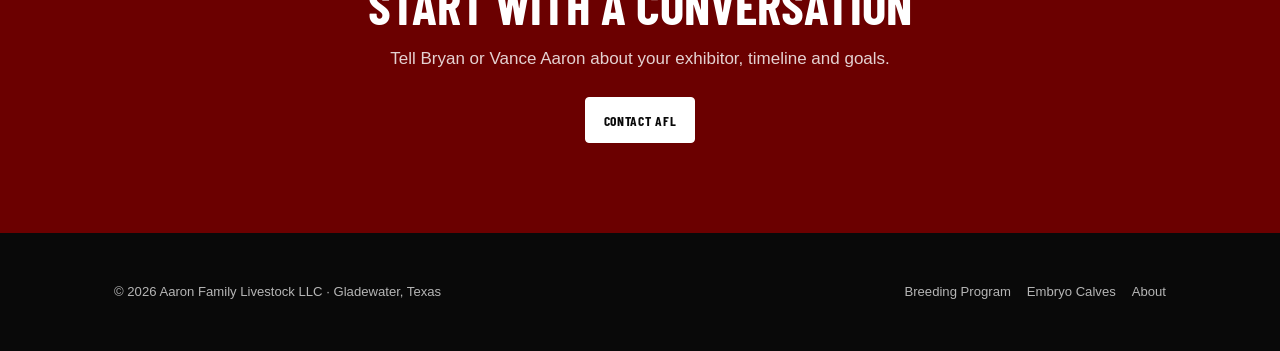
<file: show-cattle/index.html>
<!DOCTYPE html>
<html lang="en">
<head>
  <meta charset="UTF-8">
  <meta name="viewport" content="width=device-width, initial-scale=1">
  <title>Angus Show Cattle in East Texas | Aaron Family Livestock</title>
  <meta name="description" content="Learn how Aaron Family Livestock evaluates registered Angus show cattle for structure, balance, presence and family fit in East Texas.">
  <meta name="robots" content="index, follow, max-image-preview:large">
  <link rel="canonical" href="https://aaronfamilylivestock.com/show-cattle/">
  <link rel="icon" href="/favicon.png" type="image/png">
  <meta property="og:type" content="article"><meta property="og:title" content="Angus Show Cattle in East Texas"><meta property="og:description" content="How Aaron Family Livestock evaluates cattle for the show ring and the family behind the halter."><meta property="og:url" content="https://aaronfamilylivestock.com/show-cattle/"><meta property="og:image" content="https://aaronfamilylivestock.com/ranch/jbba-national.jpg">
  <link rel="preconnect" href="https://fonts.googleapis.com"><link rel="preconnect" href="https://fonts.gstatic.com" crossorigin><link href="https://fonts.googleapis.com/css2?family=Barlow+Condensed:wght@400;700&display=swap" rel="stylesheet"><link rel="stylesheet" href="/content.css">
  <script type="application/ld+json">
  {"@context":"https://schema.org","@graph":[{"@type":"WebPage","@id":"https://aaronfamilylivestock.com/show-cattle/#webpage","url":"https://aaronfamilylivestock.com/show-cattle/","name":"Angus Show Cattle in East Texas","description":"How Aaron Family Livestock evaluates registered Angus cattle for show-ring potential and family fit.","isPartOf":{"@id":"https://aaronfamilylivestock.com/#website"},"about":{"@id":"https://aaronfamilylivestock.com/#business"},"breadcrumb":{"@id":"https://aaronfamilylivestock.com/show-cattle/#breadcrumb"},"inLanguage":"en-US"},{"@type":"BreadcrumbList","@id":"https://aaronfamilylivestock.com/show-cattle/#breadcrumb","itemListElement":[{"@type":"ListItem","position":1,"name":"Home","item":"https://aaronfamilylivestock.com/"},{"@type":"ListItem","position":2,"name":"Show Cattle","item":"https://aaronfamilylivestock.com/show-cattle/"}]}]}
  </script>
  <script type="application/ld+json">
  {"@context":"https://schema.org","@graph":[{"@type":"Article","@id":"https://aaronfamilylivestock.com/show-cattle/#article","headline":"Angus Show Cattle in East Texas","description":"How Aaron Family Livestock evaluates registered Angus show cattle for structure, balance, presence and family fit.","image":"https://aaronfamilylivestock.com/ranch/jbba-national.jpg","datePublished":"2026-06-12","dateModified":"2026-06-18","author":{"@type":"Organization","name":"Aaron Family Livestock LLC","url":"https://aaronfamilylivestock.com/"},"publisher":{"@id":"https://aaronfamilylivestock.com/#business"},"mainEntityOfPage":{"@id":"https://aaronfamilylivestock.com/show-cattle/#webpage"}},{"@type":"FAQPage","@id":"https://aaronfamilylivestock.com/show-cattle/#faq","mainEntity":[{"@type":"Question","name":"What should a family look for in a show calf?","acceptedAnswer":{"@type":"Answer","text":"A show calf should be structurally sound, balanced from the side, appropriate in size and disposition for the exhibitor, and backed by genetics that support its intended goals. The best choice fits the family, timeline and show plan."}},{"@type":"Question","name":"What is the show timeline?","acceptedAnswer":{"@type":"Answer","text":"Families should know the target events and ownership deadlines before selecting a calf so the animal fits the exhibitor's goals and schedule."}},{"@type":"Question","name":"What support is available?","acceptedAnswer":{"@type":"Answer","text":"Families should discuss feeding, daily care, fitting and show preparation with the breeder before choosing a calf."}},{"@type":"Question","name":"What does the pedigree contribute?","acceptedAnswer":{"@type":"Answer","text":"Pedigree and performance information provide useful context, but they should support rather than replace evaluation of the individual animal."}}]}]}
  </script>
</head>
<body>
  <a class="skip-link" href="#main">Skip to content</a>
  <nav class="site-nav" aria-label="Primary navigation"><a class="brand" href="/"><img src="/hero-logo-static.jpg" alt="" width="54" height="38"><span>Aaron Family Livestock</span></a><ul class="nav-links"><li><a href="/angus-genetics/">Program</a></li><li><a href="/embryo-calves/">Embryo Calves</a></li><li><a href="/show-record/">Show Record</a></li><li><a href="/about/">About</a></li></ul><a class="nav-cta" href="/contact/">Contact</a></nav>
  <main id="main">
    <div class="breadcrumb"><a href="/">Home</a> / Show Cattle</div>
    <header class="page-hero"><div><p class="eyebrow">Bred to Win · Raised With Pride</p><h1>Show Cattle With a Family Purpose</h1><p class="lead">Aaron Family Livestock is building registered Angus cattle for competitive families, with attention to soundness, balance, presence and the long-term value of the female.</p><div class="button-row"><a class="button" href="/contact/">Talk With AFL</a><a class="button secondary" href="/show-record/">See the Show Record</a></div></div><figure class="hero-media"><img src="/ranch/jbba-national.jpg" alt="Vance Aaron exhibiting a national champion bull" width="2000" height="1333"><figcaption>Experience in the ring shapes how AFL evaluates cattle for show families.</figcaption></figure></header>
    <section class="answer-band"><div class="answer-inner"><p class="eyebrow">Direct Answer</p><h2>What Should a Family Look for in a Show Calf?</h2><p class="answer-copy">A show calf should be structurally sound, balanced from the side, appropriate in size and disposition for the exhibitor, and backed by genetics that support its intended goals. The best choice is not simply the flashiest calf; it is the one that fits the family, timeline and show plan.</p></div></section>
    <section><div class="section-inner"><div class="content-grid"><article class="fact-card"><h3>Structure</h3><p>Feet, legs and movement matter because a calf must remain functional through feeding, fitting and exhibition.</p></article><article class="fact-card"><h3>Balance</h3><p>A proportional, attractive profile creates presence while supporting practical growth and development.</p></article><article class="fact-card"><h3>Family Fit</h3><p>Age, experience, goals and available support should all shape which calf is the right match for an exhibitor.</p></article></div></div></section>
    <section class="answer-band"><div class="section-inner detail-grid"><div><p class="eyebrow">Before You Choose</p><h2>Questions Worth Asking</h2></div><div><ul class="proof-list"><li><strong>What is the show timeline?</strong>Know the target events and ownership deadlines before selecting a calf.</li><li><strong>What support is available?</strong>Discuss feeding, daily care, fitting and show preparation with the breeder.</li><li><strong>What are the family's goals?</strong>Choose for the exhibitor's experience and the value expected beyond one show.</li><li><strong>What does the pedigree contribute?</strong>Use pedigree and performance information as context, not as a substitute for evaluating the animal.</li></ul></div></div></section>
  </main>
  <section class="cta-band"><h2>Start With a Conversation</h2><p>Tell Bryan or Vance Aaron about your exhibitor, timeline and goals.</p><div class="button-row"><a class="button" href="/contact/">Contact AFL</a></div></section>
  <footer class="site-footer"><span>© 2026 Aaron Family Livestock LLC · Gladewater, Texas</span><div class="footer-links"><a href="/angus-genetics/">Breeding Program</a><a href="/embryo-calves/">Embryo Calves</a><a href="/about/">About</a></div></footer>
</body>
</html>
</file>
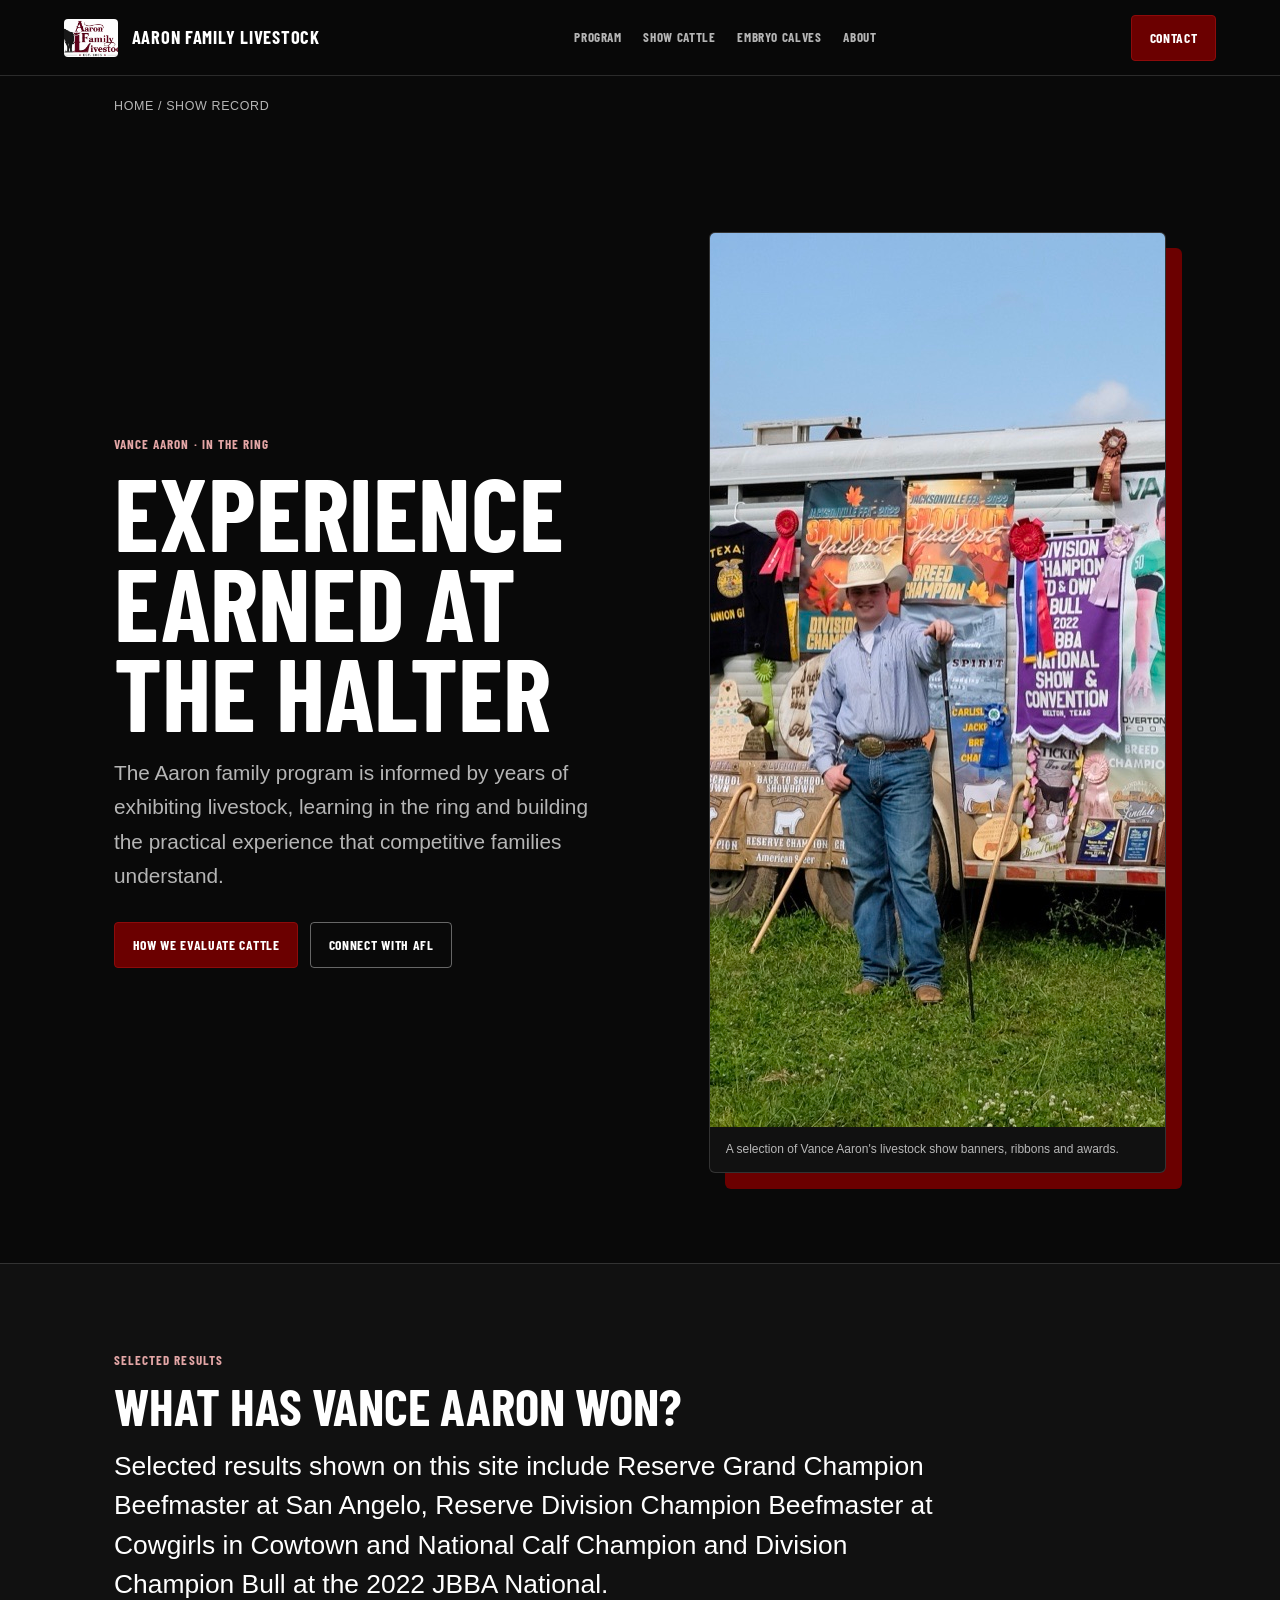
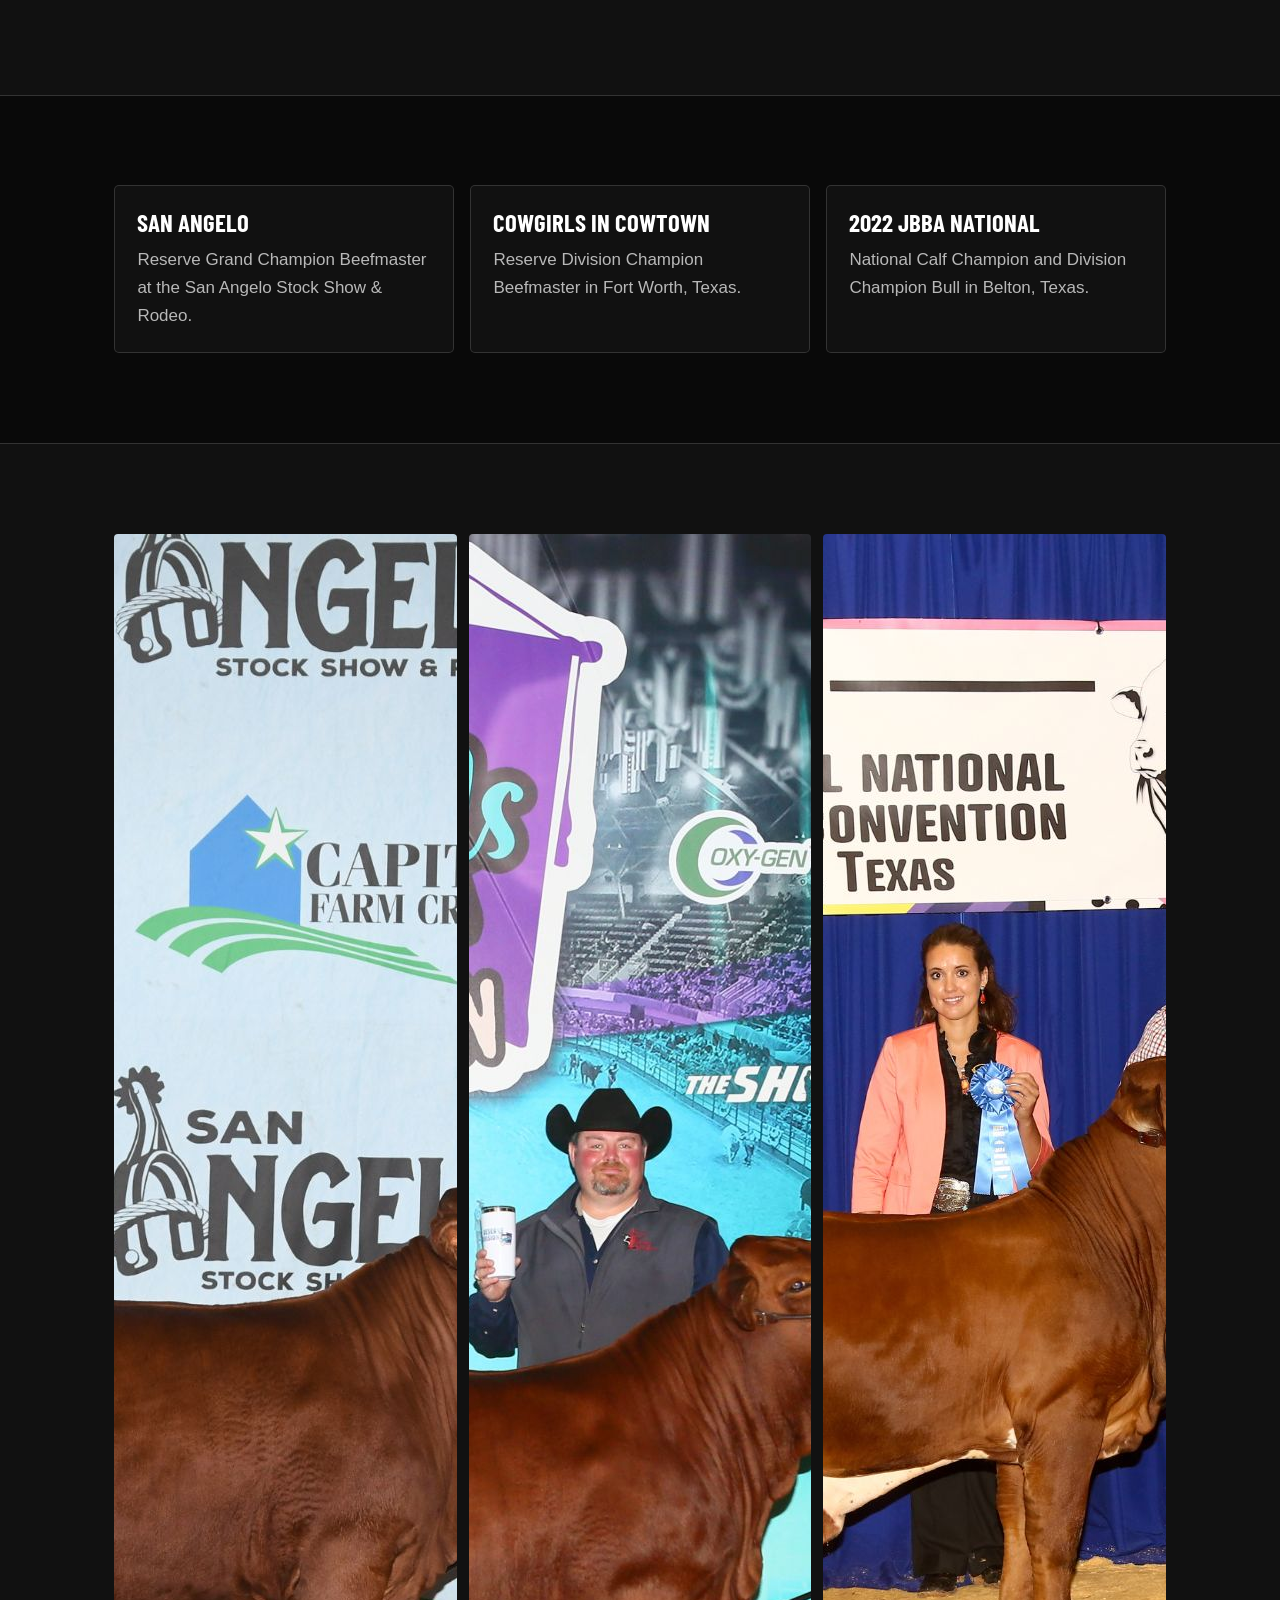
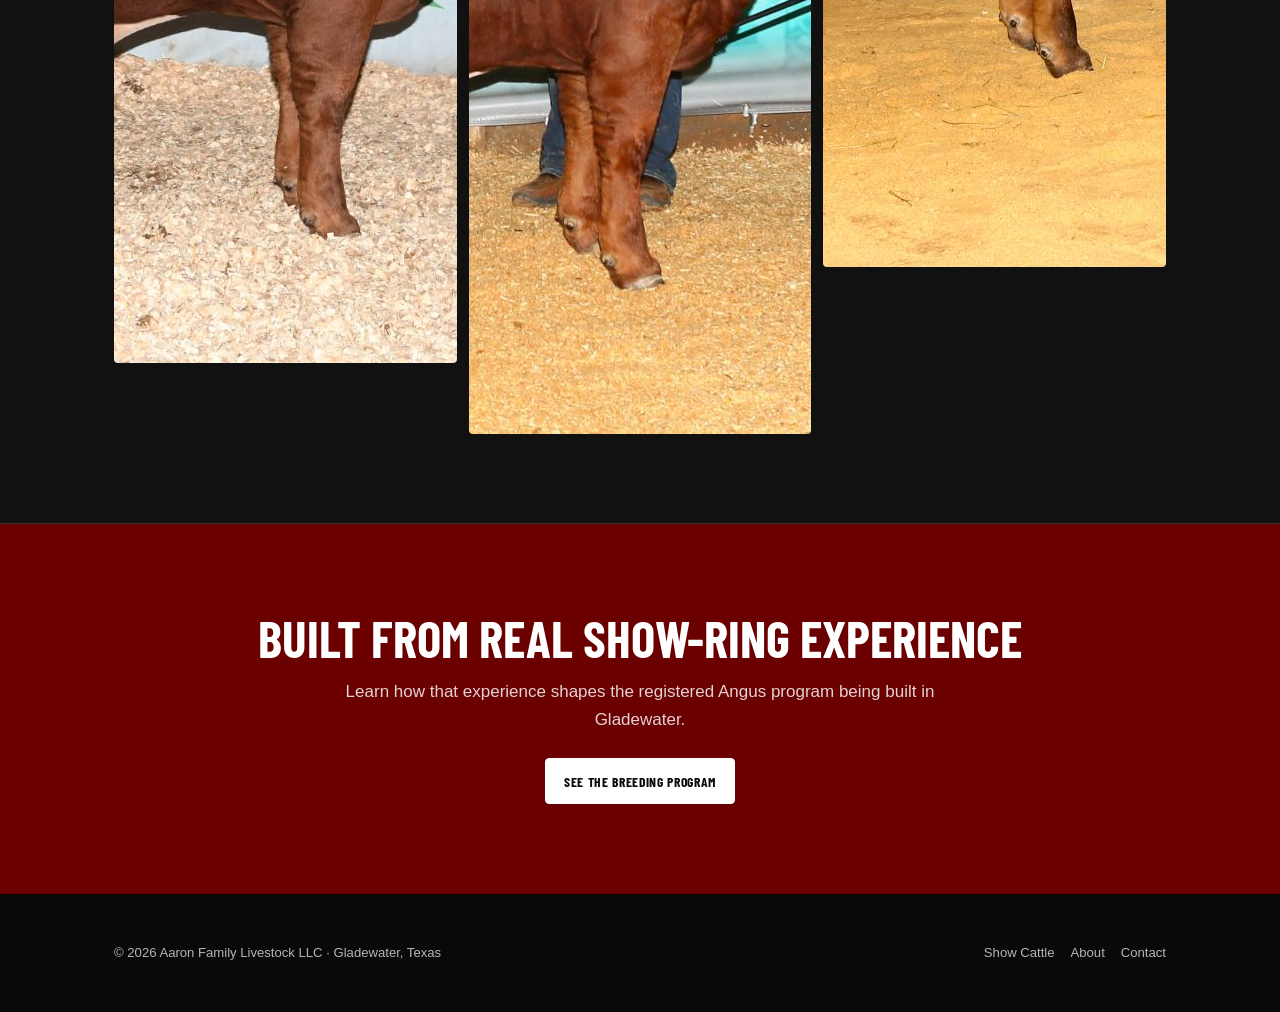
<file: show-record/index.html>
<!DOCTYPE html>
<html lang="en">
<head>
  <meta charset="UTF-8">
  <meta name="viewport" content="width=device-width, initial-scale=1">
  <title>Livestock Show Record | Aaron Family Livestock</title>
  <meta name="description" content="View selected livestock show results for Vance Aaron and Aaron Family Livestock, including San Angelo, Cowgirls in Cowtown and JBBA National.">
  <meta name="robots" content="index, follow, max-image-preview:large">
  <link rel="canonical" href="https://aaronfamilylivestock.com/show-record/">
  <link rel="icon" href="/favicon.png" type="image/png">
  <meta property="og:type" content="article"><meta property="og:title" content="Livestock Show Record | Aaron Family Livestock"><meta property="og:description" content="Selected show-ring results and the experience behind the Aaron Family Livestock program."><meta property="og:url" content="https://aaronfamilylivestock.com/show-record/"><meta property="og:image" content="https://aaronfamilylivestock.com/vance-awards-2024.jpg">
  <link rel="preconnect" href="https://fonts.googleapis.com"><link rel="preconnect" href="https://fonts.gstatic.com" crossorigin><link href="https://fonts.googleapis.com/css2?family=Barlow+Condensed:wght@400;700&display=swap" rel="stylesheet"><link rel="stylesheet" href="/content.css">
  <script type="application/ld+json">
  {"@context":"https://schema.org","@graph":[{"@type":"CollectionPage","@id":"https://aaronfamilylivestock.com/show-record/#webpage","url":"https://aaronfamilylivestock.com/show-record/","name":"Livestock Show Record","description":"Selected livestock show results for Vance Aaron and Aaron Family Livestock.","isPartOf":{"@id":"https://aaronfamilylivestock.com/#website"},"about":{"@id":"https://aaronfamilylivestock.com/#business"},"breadcrumb":{"@id":"https://aaronfamilylivestock.com/show-record/#breadcrumb"},"inLanguage":"en-US"},{"@type":"BreadcrumbList","@id":"https://aaronfamilylivestock.com/show-record/#breadcrumb","itemListElement":[{"@type":"ListItem","position":1,"name":"Home","item":"https://aaronfamilylivestock.com/"},{"@type":"ListItem","position":2,"name":"Show Record","item":"https://aaronfamilylivestock.com/show-record/"}]}]}
  </script>
</head>
<body>
  <a class="skip-link" href="#main">Skip to content</a>
  <nav class="site-nav" aria-label="Primary navigation"><a class="brand" href="/"><img src="/hero-logo-static.jpg" alt="" width="54" height="38"><span>Aaron Family Livestock</span></a><ul class="nav-links"><li><a href="/angus-genetics/">Program</a></li><li><a href="/show-cattle/">Show Cattle</a></li><li><a href="/embryo-calves/">Embryo Calves</a></li><li><a href="/about/">About</a></li></ul><a class="nav-cta" href="/contact/">Contact</a></nav>
  <main id="main">
    <div class="breadcrumb"><a href="/">Home</a> / Show Record</div>
    <header class="page-hero"><div><p class="eyebrow">Vance Aaron · In the Ring</p><h1>Experience Earned at the Halter</h1><p class="lead">The Aaron family program is informed by years of exhibiting livestock, learning in the ring and building the practical experience that competitive families understand.</p><div class="button-row"><a class="button" href="/show-cattle/">How We Evaluate Cattle</a><a class="button secondary" href="/contact/">Connect With AFL</a></div></div><figure class="hero-media"><img src="/vance-awards-2024.jpg" alt="Vance Aaron with livestock championship banners and awards" width="2400" height="894"><figcaption>A selection of Vance Aaron's livestock show banners, ribbons and awards.</figcaption></figure></header>
    <section class="answer-band"><div class="answer-inner"><p class="eyebrow">Selected Results</p><h2>What Has Vance Aaron Won?</h2><p class="answer-copy">Selected results shown on this site include Reserve Grand Champion Beefmaster at San Angelo, Reserve Division Champion Beefmaster at Cowgirls in Cowtown and National Calf Champion and Division Champion Bull at the 2022 JBBA National.</p></div></section>
    <section><div class="section-inner"><div class="content-grid"><article class="fact-card"><h3>San Angelo</h3><p>Reserve Grand Champion Beefmaster at the San Angelo Stock Show &amp; Rodeo.</p></article><article class="fact-card"><h3>Cowgirls in Cowtown</h3><p>Reserve Division Champion Beefmaster in Fort Worth, Texas.</p></article><article class="fact-card"><h3>2022 JBBA National</h3><p>National Calf Champion and Division Champion Bull in Belton, Texas.</p></article></div></div></section>
    <section class="answer-band"><div class="section-inner"><div class="photo-strip"><img src="/ranch/san-angelo-reserve.jpg" alt="Reserve Grand Champion Beefmaster at San Angelo" width="2000" height="1429" loading="lazy"><img src="/ranch/cowgirls-cowtown.jpg" alt="Reserve Division Champion at Cowgirls in Cowtown" width="1500" height="1500" loading="lazy"><img src="/ranch/jbba-national.jpg" alt="National Calf Champion at the 2022 JBBA National" width="2000" height="1333" loading="lazy"></div></div></section>
  </main>
  <section class="cta-band"><h2>Built From Real Show-Ring Experience</h2><p>Learn how that experience shapes the registered Angus program being built in Gladewater.</p><div class="button-row"><a class="button" href="/angus-genetics/">See the Breeding Program</a></div></section>
  <footer class="site-footer"><span>© 2026 Aaron Family Livestock LLC · Gladewater, Texas</span><div class="footer-links"><a href="/show-cattle/">Show Cattle</a><a href="/about/">About</a><a href="/contact/">Contact</a></div></footer>
</body>
</html>
</file>
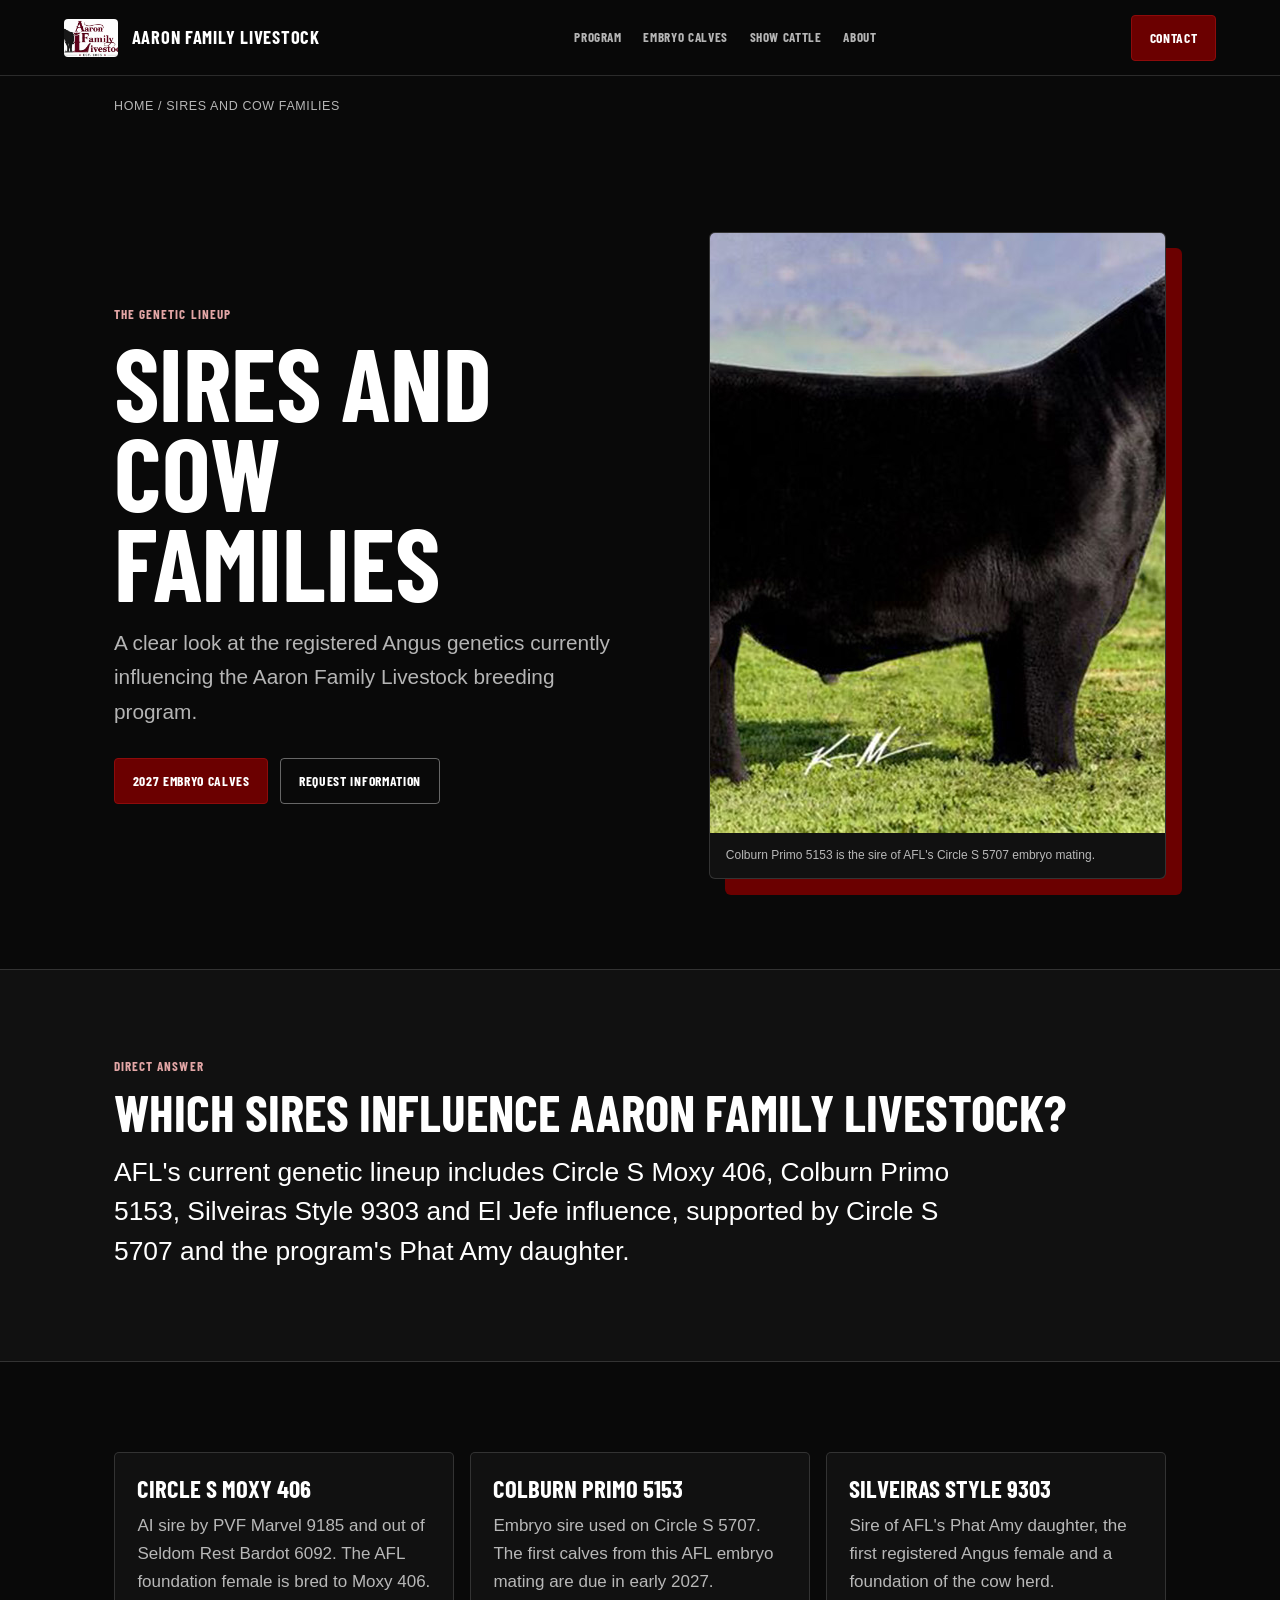
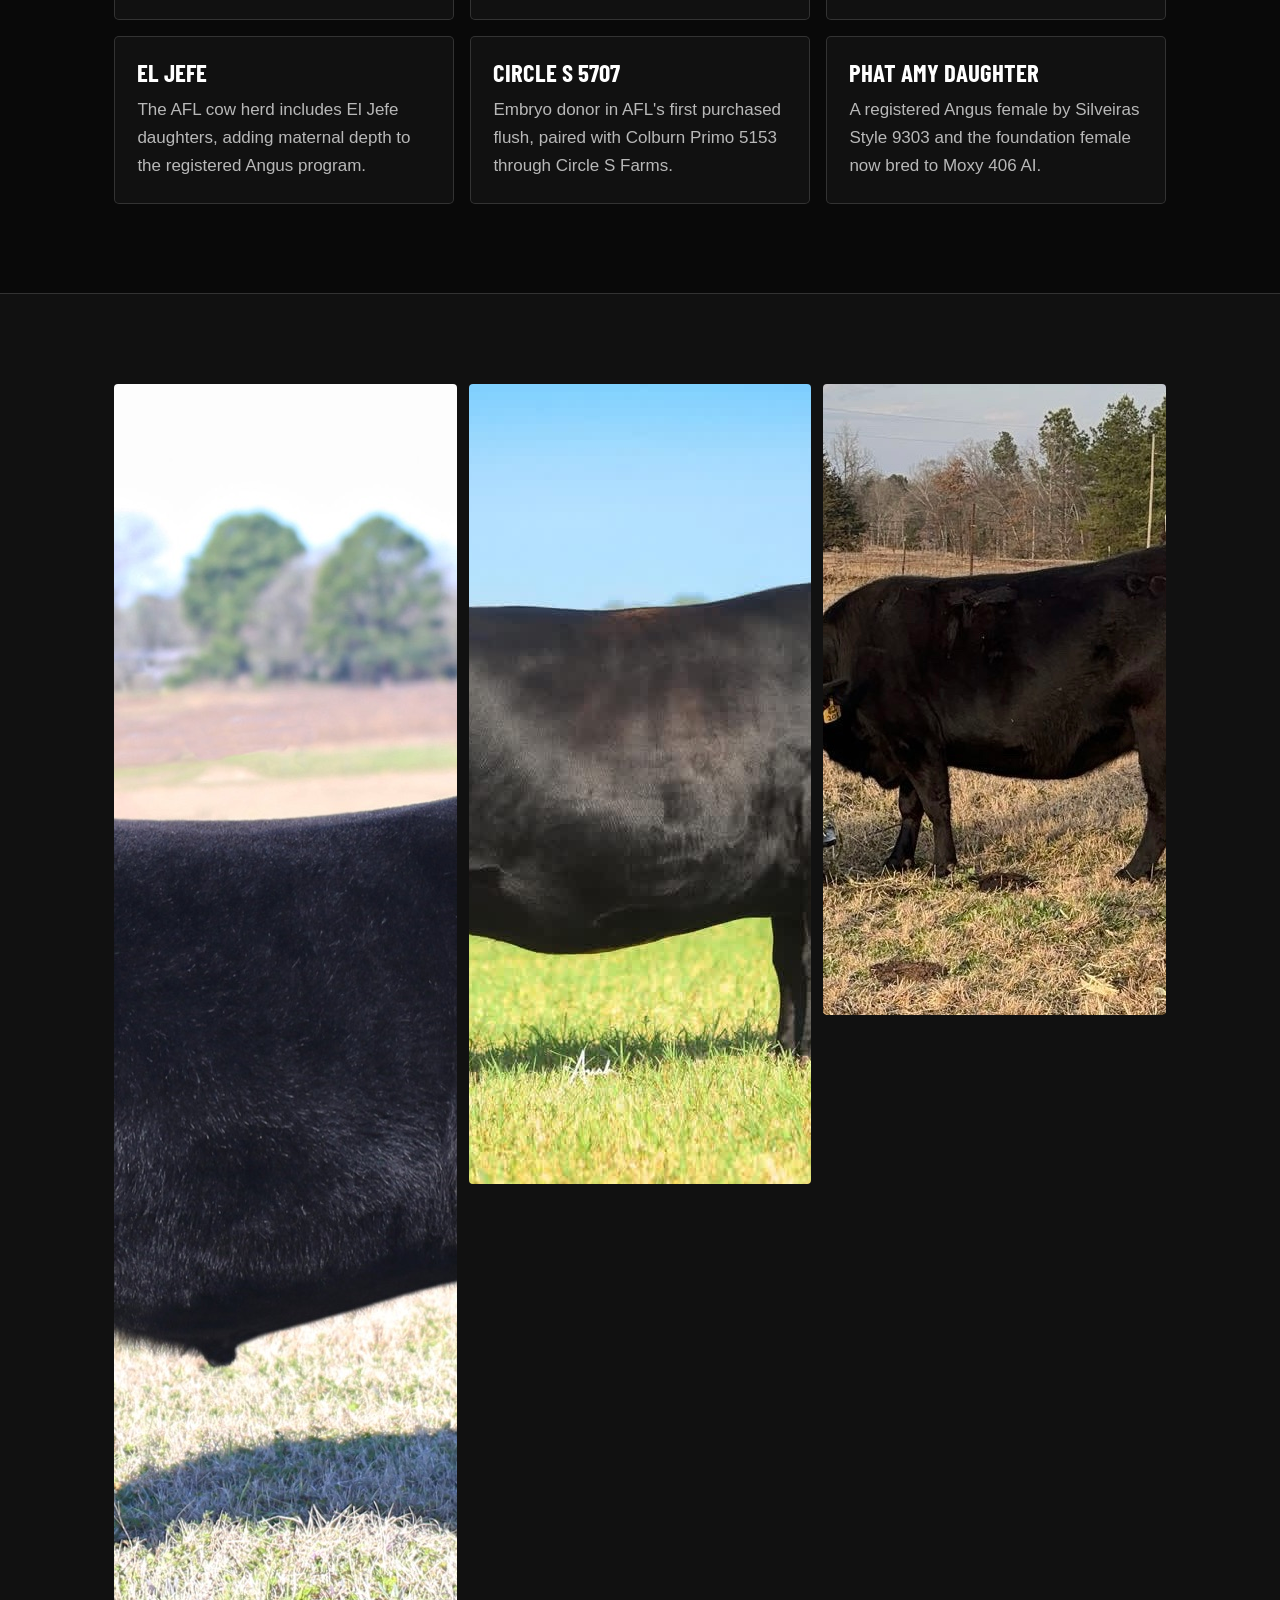
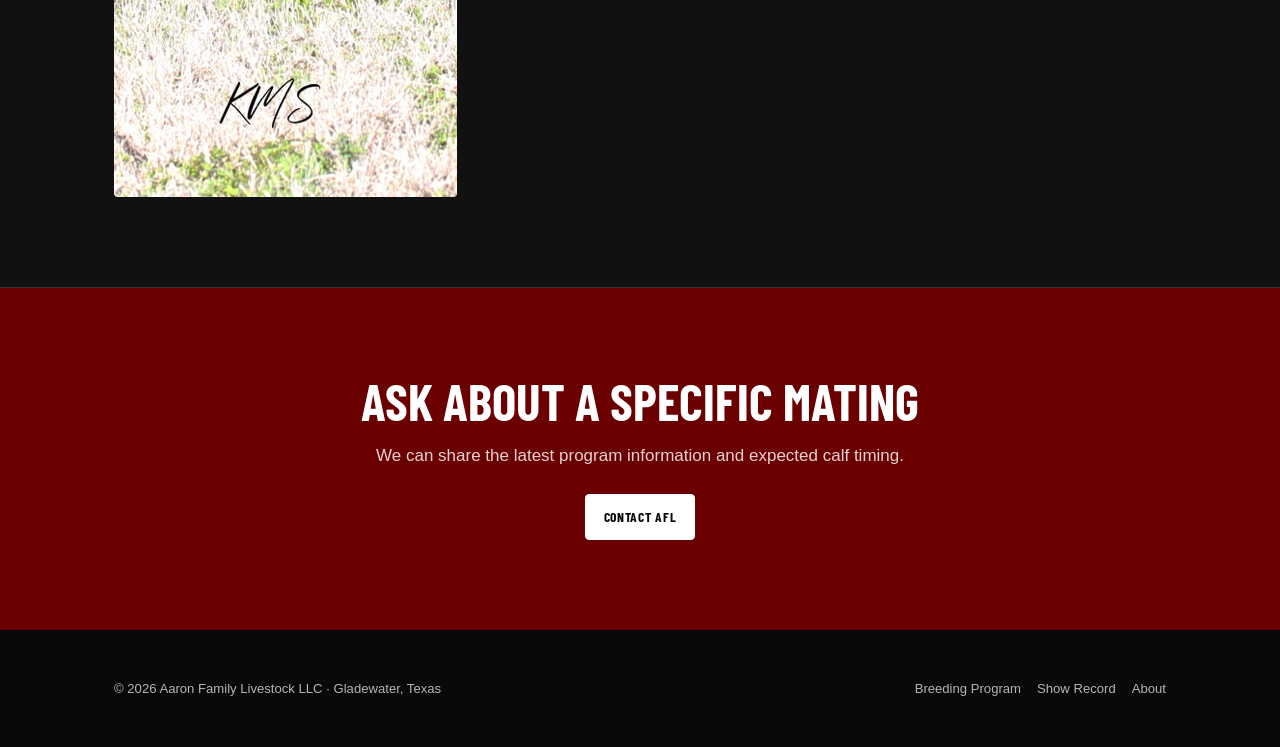
<file: sires/index.html>
<!DOCTYPE html>
<html lang="en">
<head>
  <meta charset="UTF-8">
  <meta name="viewport" content="width=device-width, initial-scale=1">
  <title>Angus AI Sires and Cow Families | Aaron Family Livestock</title>
  <meta name="description" content="Meet the Angus sires, embryo donor and foundation females shaping Aaron Family Livestock genetics in Gladewater, Texas.">
  <meta name="robots" content="index, follow, max-image-preview:large">
  <link rel="canonical" href="https://aaronfamilylivestock.com/sires/">
  <link rel="icon" href="/favicon.png" type="image/png">
  <meta property="og:type" content="article"><meta property="og:title" content="Angus AI Sires and Cow Families"><meta property="og:description" content="The sires and females shaping the Aaron Family Livestock registered Angus program."><meta property="og:url" content="https://aaronfamilylivestock.com/sires/"><meta property="og:image" content="https://aaronfamilylivestock.com/sires/primo-5153.jpg">
  <link rel="preconnect" href="https://fonts.googleapis.com"><link rel="preconnect" href="https://fonts.gstatic.com" crossorigin><link href="https://fonts.googleapis.com/css2?family=Barlow+Condensed:wght@400;700&display=swap" rel="stylesheet"><link rel="stylesheet" href="/content.css">
  <script type="application/ld+json">
  {"@context":"https://schema.org","@graph":[{"@type":"CollectionPage","@id":"https://aaronfamilylivestock.com/sires/#webpage","url":"https://aaronfamilylivestock.com/sires/","name":"Angus AI Sires and Cow Families","description":"The sires, embryo donor and foundation females shaping Aaron Family Livestock genetics.","isPartOf":{"@id":"https://aaronfamilylivestock.com/#website"},"about":{"@id":"https://aaronfamilylivestock.com/#business"},"breadcrumb":{"@id":"https://aaronfamilylivestock.com/sires/#breadcrumb"},"inLanguage":"en-US"},{"@type":"BreadcrumbList","@id":"https://aaronfamilylivestock.com/sires/#breadcrumb","itemListElement":[{"@type":"ListItem","position":1,"name":"Home","item":"https://aaronfamilylivestock.com/"},{"@type":"ListItem","position":2,"name":"Sires and Cow Families","item":"https://aaronfamilylivestock.com/sires/"}]}]}
  </script>
  <script type="application/ld+json">
  {"@context":"https://schema.org","@graph":[{"@type":"ItemList","@id":"https://aaronfamilylivestock.com/sires/#genetic-lineup","name":"Aaron Family Livestock Angus sires and cow families","description":"Current Angus sires, embryo donor and foundation females influencing the Aaron Family Livestock registered Angus program.","itemListElement":[{"@type":"ListItem","position":1,"name":"Circle S Moxy 406","url":"https://aaronfamilylivestock.com/sires/#circle-s-moxy-406"},{"@type":"ListItem","position":2,"name":"Colburn Primo 5153","url":"https://aaronfamilylivestock.com/sires/#colburn-primo-5153"},{"@type":"ListItem","position":3,"name":"Silveiras Style 9303","url":"https://aaronfamilylivestock.com/sires/#silveiras-style-9303"},{"@type":"ListItem","position":4,"name":"El Jefe influence","url":"https://aaronfamilylivestock.com/sires/#el-jefe"},{"@type":"ListItem","position":5,"name":"Circle S 5707","url":"https://aaronfamilylivestock.com/sires/#circle-s-5707"},{"@type":"ListItem","position":6,"name":"Phat Amy daughter","url":"https://aaronfamilylivestock.com/sires/#phat-amy-daughter"}]},{"@type":"FAQPage","@id":"https://aaronfamilylivestock.com/sires/#faq","mainEntity":[{"@type":"Question","name":"Which sires influence Aaron Family Livestock?","acceptedAnswer":{"@type":"Answer","text":"AFL's current genetic lineup includes Circle S Moxy 406, Colburn Primo 5153, Silveiras Style 9303 and El Jefe influence, supported by Circle S 5707 and the program's Phat Amy daughter."}},{"@type":"Question","name":"What embryo sire is AFL using for the 2027 calf crop?","acceptedAnswer":{"@type":"Answer","text":"Colburn Primo 5153 is the embryo sire used on Circle S 5707 for Aaron Family Livestock's first purchased embryo mating. The first calves are expected in early 2027."}},{"@type":"Question","name":"What female anchors the AFL cow herd?","acceptedAnswer":{"@type":"Answer","text":"A registered Angus Phat Amy daughter by Silveiras Style 9303 is the first registered Angus female in the Aaron Family Livestock program and is part of the foundation cow herd."}}]}]}
  </script>
</head>
<body>
  <a class="skip-link" href="#main">Skip to content</a>
  <nav class="site-nav" aria-label="Primary navigation"><a class="brand" href="/"><img src="/hero-logo-static.jpg" alt="" width="54" height="38"><span>Aaron Family Livestock</span></a><ul class="nav-links"><li><a href="/angus-genetics/">Program</a></li><li><a href="/embryo-calves/">Embryo Calves</a></li><li><a href="/show-cattle/">Show Cattle</a></li><li><a href="/about/">About</a></li></ul><a class="nav-cta" href="/contact/">Contact</a></nav>
  <main id="main">
    <div class="breadcrumb"><a href="/">Home</a> / Sires and Cow Families</div>
    <header class="page-hero"><div><p class="eyebrow">The Genetic Lineup</p><h1>Sires and Cow Families</h1><p class="lead">A clear look at the registered Angus genetics currently influencing the Aaron Family Livestock breeding program.</p><div class="button-row"><a class="button" href="/embryo-calves/">2027 Embryo Calves</a><a class="button secondary" href="/contact/">Request Information</a></div></div><figure class="hero-media"><img src="/sires/primo-5153.jpg" alt="Colburn Primo 5153, embryo sire for Aaron Family Livestock" width="900" height="600"><figcaption>Colburn Primo 5153 is the sire of AFL's Circle S 5707 embryo mating.</figcaption></figure></header>
    <section class="answer-band"><div class="answer-inner"><p class="eyebrow">Direct Answer</p><h2>Which Sires Influence Aaron Family Livestock?</h2><p class="answer-copy">AFL's current genetic lineup includes Circle S Moxy 406, Colburn Primo 5153, Silveiras Style 9303 and El Jefe influence, supported by Circle S 5707 and the program's Phat Amy daughter.</p></div></section>
    <section><div class="section-inner"><div class="content-grid">
      <article class="fact-card" id="circle-s-moxy-406"><h3>Circle S Moxy 406</h3><p>AI sire by PVF Marvel 9185 and out of Seldom Rest Bardot 6092. The AFL foundation female is bred to Moxy 406.</p></article>
      <article class="fact-card" id="colburn-primo-5153"><h3>Colburn Primo 5153</h3><p>Embryo sire used on Circle S 5707. The first calves from this AFL embryo mating are due in early 2027.</p></article>
      <article class="fact-card" id="silveiras-style-9303"><h3>Silveiras Style 9303</h3><p>Sire of AFL's Phat Amy daughter, the first registered Angus female and a foundation of the cow herd.</p></article>
      <article class="fact-card" id="el-jefe"><h3>El Jefe</h3><p>The AFL cow herd includes El Jefe daughters, adding maternal depth to the registered Angus program.</p></article>
      <article class="fact-card" id="circle-s-5707"><h3>Circle S 5707</h3><p>Embryo donor in AFL's first purchased flush, paired with Colburn Primo 5153 through Circle S Farms.</p></article>
      <article class="fact-card" id="phat-amy-daughter"><h3>Phat Amy Daughter</h3><p>A registered Angus female by Silveiras Style 9303 and the foundation female now bred to Moxy 406 AI.</p></article>
    </div></div></section>
    <section class="answer-band"><div class="section-inner"><div class="photo-strip"><img src="/sires/moxy-406.jpg" alt="Circle S Moxy 406 Angus sire" width="1800" height="1413" loading="lazy"><img src="/cows/circle-s-5707.jpg" alt="Circle S 5707 Angus embryo donor" width="1200" height="800" loading="lazy"><img src="/cows/foundation-cow-field.jpg" alt="Aaron Family Livestock foundation Angus female" width="672" height="631" loading="lazy"></div></div></section>
  </main>
  <section class="cta-band"><h2>Ask About a Specific Mating</h2><p>We can share the latest program information and expected calf timing.</p><div class="button-row"><a class="button" href="/contact/">Contact AFL</a></div></section>
  <footer class="site-footer"><span>© 2026 Aaron Family Livestock LLC · Gladewater, Texas</span><div class="footer-links"><a href="/angus-genetics/">Breeding Program</a><a href="/show-record/">Show Record</a><a href="/about/">About</a></div></footer>
</body>
</html>
</file>
<file: content.css>
:root {
  --ink: #090909;
  --panel: #111;
  --panel-2: #181818;
  --maroon: #6b0000;
  --maroon-bright: #8d0b0b;
  --white: #fff;
  --muted: rgba(255, 255, 255, 0.7);
  --line: rgba(255, 255, 255, 0.14);
  --font-heading: "Barlow Condensed", Arial, sans-serif;
  --font-body: Arial, sans-serif;
}

* { box-sizing: border-box; }
html { scroll-behavior: smooth; }
body {
  margin: 0;
  background: var(--ink);
  color: var(--white);
  font-family: var(--font-body);
  font-size: 17px;
  line-height: 1.65;
}
img { max-width: 100%; }
a { color: inherit; }
.skip-link {
  position: fixed;
  left: 1rem;
  top: -4rem;
  z-index: 100;
  background: var(--white);
  color: var(--ink);
  padding: 0.75rem 1rem;
}
.skip-link:focus { top: 1rem; }
.site-nav {
  min-height: 76px;
  padding: 0 5vw;
  display: flex;
  align-items: center;
  justify-content: space-between;
  gap: 2rem;
  border-bottom: 1px solid var(--line);
  background: rgba(9, 9, 9, 0.96);
  position: sticky;
  top: 0;
  z-index: 50;
}
.brand {
  display: inline-flex;
  align-items: center;
  gap: 0.85rem;
  text-decoration: none;
  font: 700 1.15rem/1 var(--font-heading);
  text-transform: uppercase;
  letter-spacing: 0.04em;
}
.brand img {
  width: 54px;
  height: 38px;
  object-fit: cover;
  border-radius: 4px;
}
.nav-links {
  display: flex;
  align-items: center;
  gap: 1.35rem;
  margin: 0;
  padding: 0;
  list-style: none;
}
.nav-links a {
  color: var(--muted);
  font: 700 0.82rem/1 var(--font-heading);
  text-decoration: none;
  text-transform: uppercase;
  letter-spacing: 0.05em;
}
.nav-links a:hover,
.nav-links a:focus-visible { color: var(--white); }
.nav-cta,
.button {
  display: inline-flex;
  min-height: 46px;
  align-items: center;
  justify-content: center;
  padding: 0.75rem 1.1rem;
  border: 1px solid var(--maroon-bright);
  border-radius: 4px;
  background: var(--maroon);
  color: var(--white);
  font: 700 0.85rem/1 var(--font-heading);
  text-decoration: none;
  text-transform: uppercase;
  letter-spacing: 0.05em;
}
.nav-cta:hover,
.button:hover { background: var(--maroon-bright); }
.button.secondary {
  background: transparent;
  border-color: rgba(255, 255, 255, 0.38);
}
.breadcrumb {
  max-width: 1180px;
  margin: 0 auto;
  padding: 1.25rem 5vw 0;
  color: var(--muted);
  font-size: 0.78rem;
  text-transform: uppercase;
  letter-spacing: 0.05em;
}
.breadcrumb a { text-decoration: none; }
.page-hero {
  max-width: 1180px;
  margin: 0 auto;
  padding: clamp(4rem, 9vw, 8rem) 5vw clamp(3rem, 7vw, 6rem);
  display: grid;
  grid-template-columns: minmax(0, 1.05fr) minmax(320px, 0.95fr);
  gap: clamp(2.5rem, 7vw, 7rem);
  align-items: center;
}
.eyebrow {
  margin: 0 0 0.8rem;
  color: #e3a6a6;
  font: 700 0.82rem/1.2 var(--font-heading);
  text-transform: uppercase;
  letter-spacing: 0.08em;
}
h1, h2, h3 {
  font-family: var(--font-heading);
  text-transform: uppercase;
  letter-spacing: 0;
}
h1 {
  margin: 0 0 1.25rem;
  font-size: clamp(3.3rem, 8vw, 7.6rem);
  line-height: 0.88;
}
h2 {
  margin: 0 0 1rem;
  font-size: clamp(2.1rem, 4vw, 3.7rem);
  line-height: 0.95;
}
h3 {
  margin: 0 0 0.7rem;
  font-size: 1.55rem;
  line-height: 1.05;
}
.lead {
  max-width: 62ch;
  margin: 0 0 1.8rem;
  color: var(--muted);
  font-size: clamp(1.05rem, 2vw, 1.3rem);
}
.hero-media {
  margin: 0;
  border: 1px solid var(--line);
  border-radius: 6px;
  overflow: hidden;
  background: var(--panel);
  box-shadow: 16px 16px 0 var(--maroon);
}
.hero-media img {
  display: block;
  width: 100%;
  aspect-ratio: 4 / 3;
  object-fit: cover;
}
.hero-media figcaption {
  padding: 0.8rem 1rem;
  color: var(--muted);
  font-size: 0.75rem;
}
.program-overview {
  border: 1px solid var(--line);
  border-radius: 6px;
  background:
    linear-gradient(135deg, rgba(107, 0, 0, 0.36), rgba(17, 17, 17, 0.92) 44%),
    var(--panel);
  box-shadow: 16px 16px 0 var(--maroon);
  overflow: hidden;
}
.program-overview-header {
  padding: clamp(1.4rem, 3vw, 2rem);
  border-bottom: 1px solid var(--line);
}
.program-overview-header h2 {
  margin-bottom: 0.75rem;
  font-size: clamp(2rem, 4vw, 3.4rem);
}
.program-overview-header p {
  max-width: 32rem;
  margin: 0;
  color: var(--muted);
}
.program-metrics {
  margin: 0;
  display: grid;
  grid-template-columns: 1fr;
}
.program-metrics div {
  display: grid;
  grid-template-columns: minmax(7rem, 0.36fr) 1fr;
  gap: 1rem;
  padding: 1rem clamp(1.4rem, 3vw, 2rem);
  border-bottom: 1px solid var(--line);
}
.program-metrics dt {
  color: #e3a6a6;
  font: 700 0.78rem/1.2 var(--font-heading);
  letter-spacing: 0.08em;
  text-transform: uppercase;
}
.program-metrics dd {
  margin: 0;
  color: var(--white);
  font-weight: 700;
}
.program-links {
  display: grid;
  grid-template-columns: 1fr 1fr;
}
.program-links a {
  min-height: 58px;
  display: flex;
  align-items: center;
  justify-content: center;
  padding: 1rem;
  color: var(--white);
  font: 700 0.84rem/1.2 var(--font-heading);
  letter-spacing: 0.05em;
  text-align: center;
  text-decoration: none;
  text-transform: uppercase;
}
.program-links a + a { border-left: 1px solid var(--line); }
.program-links a:hover,
.program-links a:focus-visible { background: rgba(255, 255, 255, 0.08); }
.answer-band {
  border-top: 1px solid var(--line);
  border-bottom: 1px solid var(--line);
  background: var(--panel);
}
.answer-inner,
.section-inner {
  max-width: 1180px;
  margin: 0 auto;
  padding: clamp(3.5rem, 7vw, 6rem) 5vw;
}
.answer-copy {
  max-width: 850px;
  margin: 0;
  font-size: clamp(1.2rem, 2.3vw, 1.65rem);
  line-height: 1.5;
}
.content-grid {
  display: grid;
  grid-template-columns: repeat(3, minmax(0, 1fr));
  gap: 1rem;
}
.fact-card {
  min-height: 100%;
  padding: 1.4rem;
  border: 1px solid var(--line);
  border-radius: 5px;
  background: var(--panel);
}
.fact-card p { margin: 0; color: var(--muted); }
.detail-grid {
  display: grid;
  grid-template-columns: minmax(0, 0.8fr) minmax(0, 1.2fr);
  gap: clamp(2rem, 6vw, 6rem);
  align-items: start;
}
.detail-grid p { color: var(--muted); }
.detail-grid p:first-of-type { margin-top: 0; }
.proof-list {
  margin: 0;
  padding: 0;
  list-style: none;
  border-top: 1px solid var(--line);
}
.proof-list li {
  padding: 1rem 0;
  border-bottom: 1px solid var(--line);
}
.proof-list strong {
  display: block;
  font-family: var(--font-heading);
  font-size: 1.2rem;
  text-transform: uppercase;
}
.photo-strip {
  display: grid;
  grid-template-columns: repeat(3, minmax(0, 1fr));
  gap: 0.75rem;
}
.photo-strip img {
  display: block;
  width: 100%;
  aspect-ratio: 4 / 3;
  object-fit: cover;
  border-radius: 4px;
}
.cta-band {
  padding: clamp(3.5rem, 7vw, 6rem) 5vw;
  background: var(--maroon);
  text-align: center;
}
.cta-band p {
  max-width: 620px;
  margin: 0 auto 1.5rem;
  color: rgba(255, 255, 255, 0.82);
}
.button-row {
  display: flex;
  flex-wrap: wrap;
  gap: 0.75rem;
}
.cta-band .button-row { justify-content: center; }
.cta-band .button {
  background: var(--white);
  border-color: var(--white);
  color: var(--ink);
}
.cta-band .button.secondary {
  background: transparent;
  color: var(--white);
}
.site-footer {
  max-width: 1180px;
  margin: 0 auto;
  padding: 3rem 5vw;
  display: flex;
  justify-content: space-between;
  gap: 2rem;
  color: var(--muted);
  font-size: 0.82rem;
}
.footer-links {
  display: flex;
  flex-wrap: wrap;
  gap: 1rem;
}
.footer-links a { text-decoration: none; }
@media (max-width: 860px) {
  .site-nav {
    padding: 0.8rem 1rem;
    align-items: flex-start;
    flex-wrap: wrap;
  }
  .nav-links {
    order: 3;
    width: 100%;
    overflow-x: auto;
    padding: 0.35rem 0 0.2rem;
  }
  .page-hero,
  .detail-grid { grid-template-columns: 1fr; }
  .page-hero { padding-top: 3.5rem; }
  .hero-media { box-shadow: 9px 9px 0 var(--maroon); }
  .program-overview { box-shadow: 9px 9px 0 var(--maroon); }
  .content-grid { grid-template-columns: 1fr; }
}
@media (max-width: 620px) {
  body { font-size: 16px; }
  .brand span { max-width: 150px; }
  .nav-cta { min-height: 38px; padding: 0.6rem 0.75rem; }
  .photo-strip { grid-template-columns: 1fr; }
  .program-metrics div { grid-template-columns: 1fr; gap: 0.3rem; }
  .program-links { grid-template-columns: 1fr; }
  .program-links a + a {
    border-left: 0;
    border-top: 1px solid var(--line);
  }
  .site-footer { flex-direction: column; }
}
@media (prefers-reduced-motion: reduce) {
  html { scroll-behavior: auto; }
}
</file>
